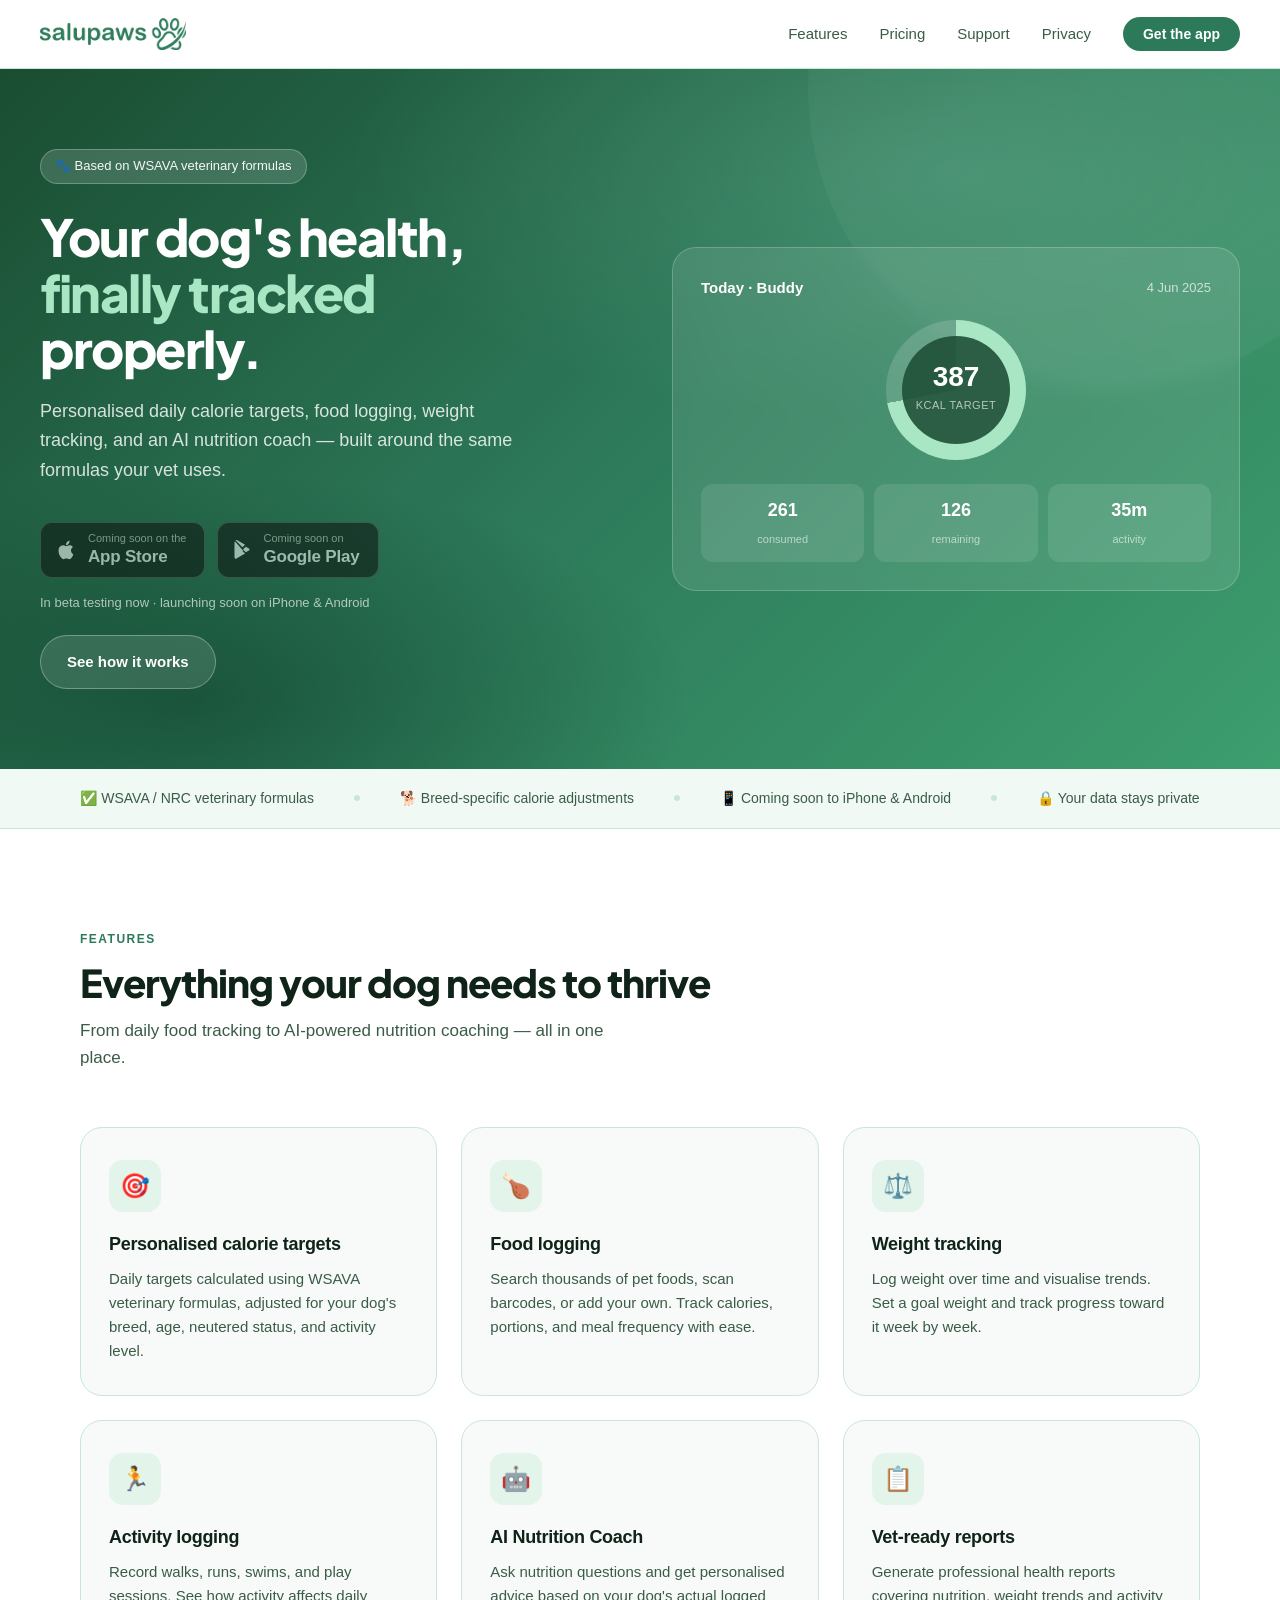
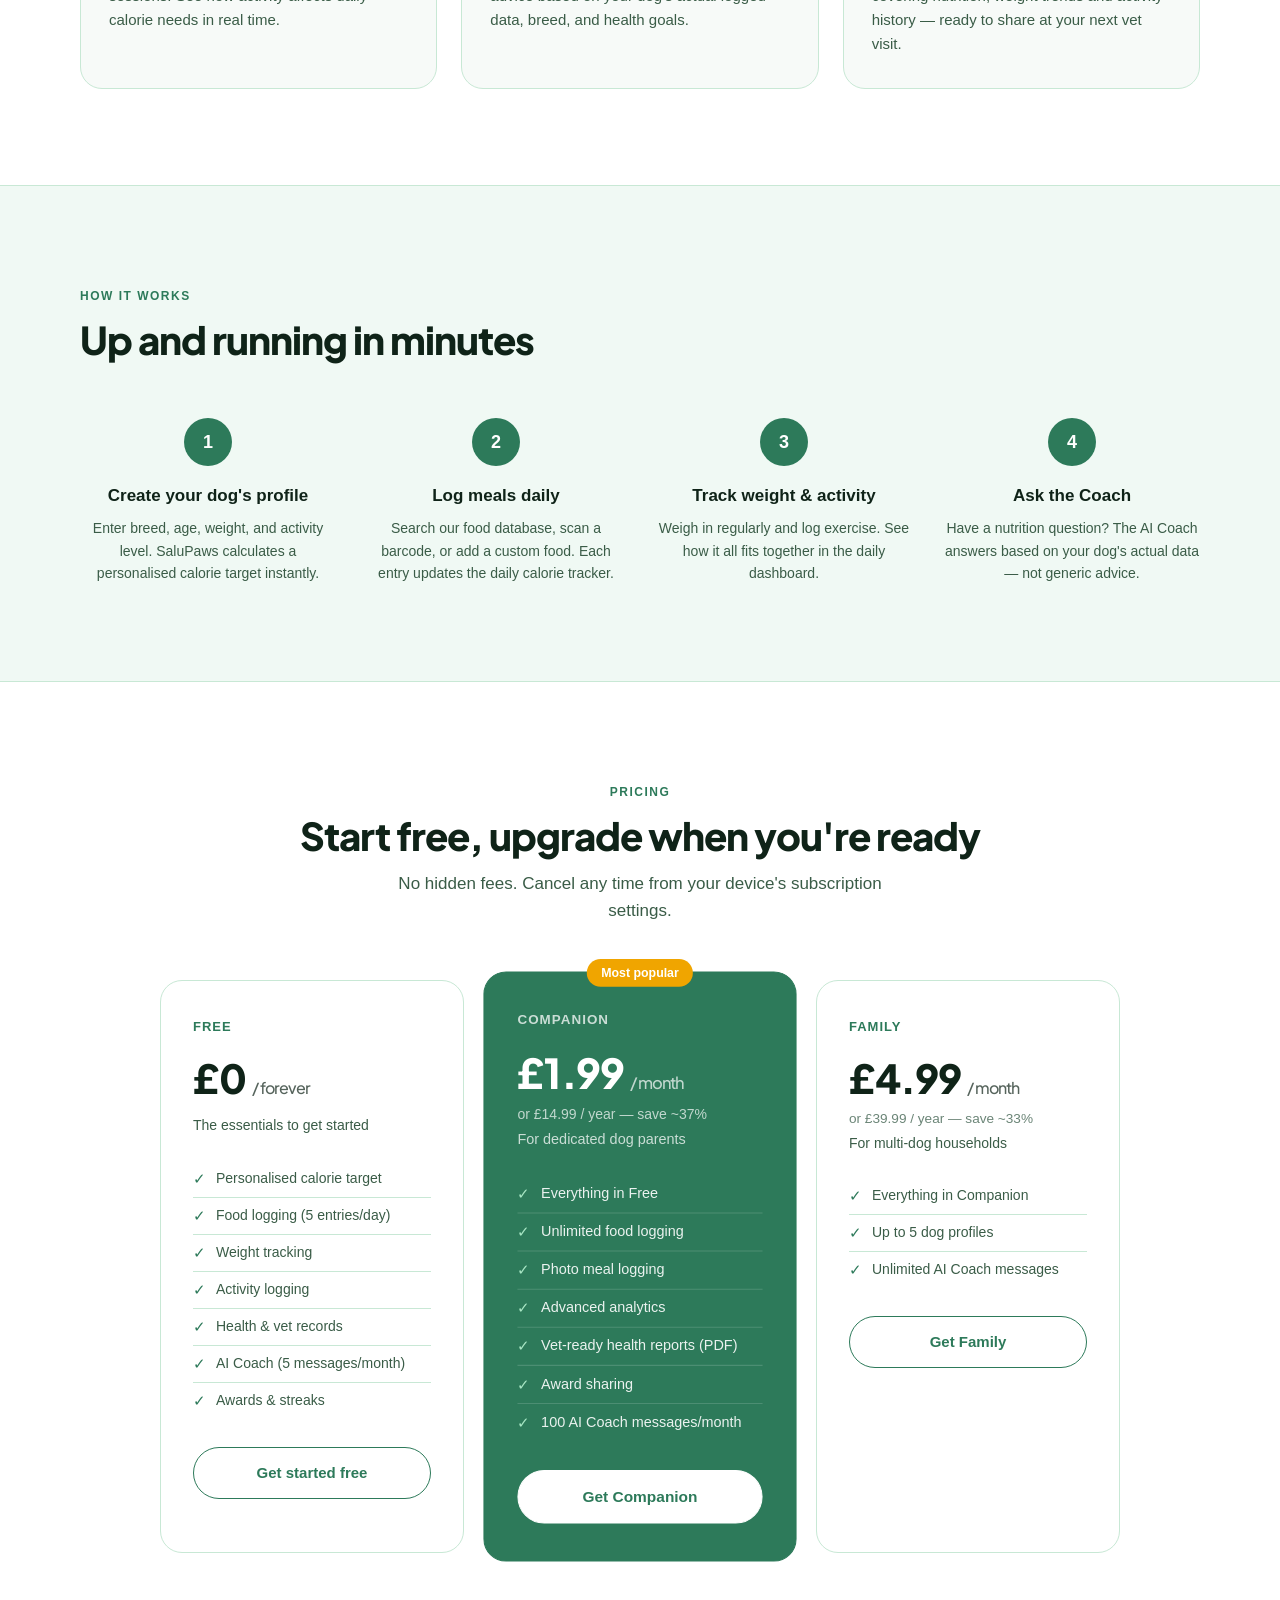
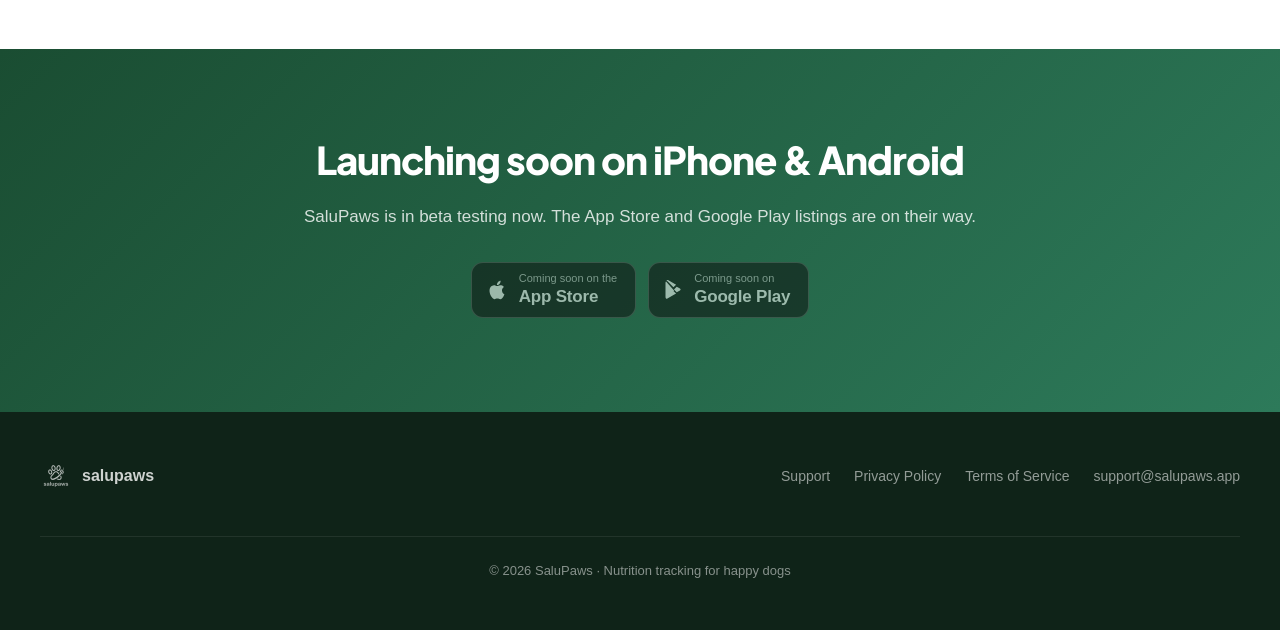
<file: index.html>
<!DOCTYPE html>
<html lang="en">
<head>
  <meta charset="UTF-8">
  <meta name="viewport" content="width=device-width, initial-scale=1.0">
  <title>SaluPaws — Nutrition tracking for happy dogs</title>
  <meta name="description" content="Track your dog's nutrition, weight, and activity. Personalised calorie targets based on veterinary formulas. Coming soon to iPhone and Android.">
  <link rel="canonical" href="https://salupaws.app/">

  <!-- Social cards -->
  <meta property="og:type" content="website">
  <meta property="og:site_name" content="SaluPaws">
  <meta property="og:title" content="SaluPaws — Nutrition tracking for happy dogs">
  <meta property="og:description" content="Personalised calorie targets, food logging, weight tracking and an AI nutrition coach for your dog. Coming soon to iPhone and Android.">
  <meta property="og:url" content="https://salupaws.app/">
  <meta property="og:image" content="https://salupaws.app/assets/SQlogo.png">
  <meta name="twitter:card" content="summary">
  <meta name="twitter:title" content="SaluPaws — Nutrition tracking for happy dogs">
  <meta name="twitter:description" content="Personalised calorie targets, food logging, weight tracking and an AI nutrition coach for your dog.">
  <meta name="twitter:image" content="https://salupaws.app/assets/SQlogo.png">

  <script type="application/ld+json">
  {
    "@context": "https://schema.org",
    "@type": "MobileApplication",
    "name": "SaluPaws",
    "operatingSystem": "iOS, Android",
    "applicationCategory": "HealthApplication",
    "description": "Dog nutrition, weight and activity tracking with personalised calorie targets based on WSAVA veterinary formulas.",
    "offers": { "@type": "Offer", "price": "0", "priceCurrency": "GBP" }
  }
  </script>

  <link rel="icon" href="/assets/SQlogo.png">
  <link rel="apple-touch-icon" href="/assets/SQlogo.png">
  <link rel="preconnect" href="https://fonts.googleapis.com">
  <link rel="preconnect" href="https://fonts.gstatic.com" crossorigin>
  <link href="https://fonts.googleapis.com/css2?family=Plus+Jakarta+Sans:wght@600;700;800&display=swap" rel="stylesheet">
  <link rel="stylesheet" href="styles.css">
</head>
<body>

  <nav>
    <div class="nav-inner">
      <a class="nav-logo" href="/">
        <img src="/assets/REClogo.png" alt="SaluPaws">
      </a>
      <ul class="nav-links" id="nav-links">
        <li><a href="#features" onclick="closeMenu()">Features</a></li>
        <li><a href="#pricing" onclick="closeMenu()">Pricing</a></li>
        <li><a href="/support.html" onclick="closeMenu()">Support</a></li>
        <li><a href="/privacy.html" onclick="closeMenu()">Privacy</a></li>
        <li><a class="nav-cta" href="#download" onclick="closeMenu()">Get the app</a></li>
      </ul>
      <button type="button" class="hamburger" id="hamburger" onclick="toggleMenu()" aria-label="Open menu">
        <span></span><span></span><span></span>
      </button>
    </div>
  </nav>

  <!-- Hero -->
  <section class="hero">
    <div class="hero-inner">
      <div class="hero-text">
        <div class="hero-badge">🐾 Based on WSAVA veterinary formulas</div>
        <h1>Your dog's health,<br><em>finally tracked</em><br>properly.</h1>
        <p>Personalised daily calorie targets, food logging, weight tracking, and an AI nutrition coach — built around the same formulas your vet uses.</p>
        <div class="store-badges">
          <span class="store-badge disabled" aria-disabled="true" title="Coming soon to the App Store">
            <svg width="22" height="22" viewBox="0 0 24 24" fill="currentColor" aria-hidden="true"><path d="M18.71 19.5c-.83 1.24-1.71 2.45-3.05 2.47-1.34.03-1.77-.79-3.29-.79-1.53 0-2 .77-3.27.82-1.31.05-2.3-1.32-3.14-2.53C4.25 17 2.94 12.45 4.7 9.39c.87-1.52 2.43-2.48 4.12-2.51 1.28-.02 2.5.87 3.29.87.78 0 2.26-1.07 3.8-.91.65.03 2.47.26 3.64 1.98-.09.06-2.17 1.28-2.15 3.81.03 3.02 2.65 4.03 2.68 4.04-.03.07-.42 1.44-1.38 2.83M13 3.5c.73-.83 1.94-1.46 2.94-1.5.13 1.17-.34 2.35-1.04 3.19-.69.85-1.83 1.51-2.95 1.42-.15-1.15.41-2.35 1.05-3.11z"/></svg>
            <span class="store-badge-text"><small>Coming soon on the</small><strong>App Store</strong></span>
          </span>
          <span class="store-badge disabled" aria-disabled="true" title="Coming soon to Google Play">
            <svg width="20" height="20" viewBox="0 0 24 24" fill="currentColor" aria-hidden="true"><path d="M3.6 1.8c-.4.4-.6 1-.6 1.7v17c0 .7.2 1.3.6 1.7l.1.1 9.5-9.5v-.2L3.7 1.7l-.1.1zm12.8 12.9l-3.2-3.2v-.2l3.2-3.2.1 0 3.8 2.2c1.1.6 1.1 1.6 0 2.2l-3.8 2.2h-.1zm-3.9-3.3L3.6 22.3c.4.4 1 .4 1.7 0l10.4-6-3.2-3.2v.3zm0-2.6l3.2-3.2-10.4-6c-.7-.4-1.3-.3-1.7 0l8.9 9.2z"/></svg>
            <span class="store-badge-text"><small>Coming soon on</small><strong>Google Play</strong></span>
          </span>
        </div>
        <p class="hero-note">In beta testing now · launching soon on iPhone &amp; Android</p>
        <div class="btn-group">
          <a class="btn btn-ghost" href="#features">See how it works</a>
        </div>
      </div>

      <div class="hero-visual">
        <div class="app-preview">
          <div class="preview-header">
            <strong>Today · Buddy</strong>
            <span>4 Jun 2025</span>
          </div>
          <div class="preview-ring">
            <div class="preview-ring-text">
              <span class="cal">387</span>
              <span class="label">kcal target</span>
            </div>
          </div>
          <div class="preview-stats">
            <div class="preview-stat">
              <span class="val">261</span>
              <span class="lbl">consumed</span>
            </div>
            <div class="preview-stat">
              <span class="val">126</span>
              <span class="lbl">remaining</span>
            </div>
            <div class="preview-stat">
              <span class="val">35m</span>
              <span class="lbl">activity</span>
            </div>
          </div>
        </div>
      </div>
    </div>
  </section>

  <!-- Trust bar -->
  <div class="trust-bar">
    <div class="trust-inner">
      <div class="trust-item">✅ WSAVA / NRC veterinary formulas</div>
      <div class="trust-dot"></div>
      <div class="trust-item">🐕 Breed-specific calorie adjustments</div>
      <div class="trust-dot"></div>
      <div class="trust-item">📱 Coming soon to iPhone &amp; Android</div>
      <div class="trust-dot"></div>
      <div class="trust-item">🔒 Your data stays private</div>
    </div>
  </div>

  <!-- Features -->
  <section class="features" id="features">
    <div class="container">
      <div class="features-header">
        <span class="section-label">Features</span>
        <h2 class="section-title">Everything your dog needs to thrive</h2>
        <p class="section-sub">From daily food tracking to AI-powered nutrition coaching — all in one place.</p>
      </div>
      <div class="features-grid">
        <div class="feature-card reveal">
          <div class="feature-icon">🎯</div>
          <h3>Personalised calorie targets</h3>
          <p>Daily targets calculated using WSAVA veterinary formulas, adjusted for your dog's breed, age, neutered status, and activity level.</p>
        </div>
        <div class="feature-card reveal">
          <div class="feature-icon">🍗</div>
          <h3>Food logging</h3>
          <p>Search thousands of pet foods, scan barcodes, or add your own. Track calories, portions, and meal frequency with ease.</p>
        </div>
        <div class="feature-card reveal">
          <div class="feature-icon">⚖️</div>
          <h3>Weight tracking</h3>
          <p>Log weight over time and visualise trends. Set a goal weight and track progress toward it week by week.</p>
        </div>
        <div class="feature-card reveal">
          <div class="feature-icon">🏃</div>
          <h3>Activity logging</h3>
          <p>Record walks, runs, swims, and play sessions. See how activity affects daily calorie needs in real time.</p>
        </div>
        <div class="feature-card reveal">
          <div class="feature-icon">🤖</div>
          <h3>AI Nutrition Coach</h3>
          <p>Ask nutrition questions and get personalised advice based on your dog's actual logged data, breed, and health goals.</p>
        </div>
        <div class="feature-card reveal">
          <div class="feature-icon">📋</div>
          <h3>Vet-ready reports</h3>
          <p>Generate professional health reports covering nutrition, weight trends and activity history — ready to share at your next vet visit.</p>
        </div>
      </div>
    </div>
  </section>

  <!-- How it works -->
  <section class="how-it-works">
    <div class="container">
      <span class="section-label">How it works</span>
      <h2 class="section-title">Up and running in minutes</h2>
      <div class="steps">
        <div class="step reveal">
          <div class="step-num">1</div>
          <div class="step-content">
            <h3>Create your dog's profile</h3>
            <p>Enter breed, age, weight, and activity level. SaluPaws calculates a personalised calorie target instantly.</p>
          </div>
        </div>
        <div class="step reveal">
          <div class="step-num">2</div>
          <div class="step-content">
            <h3>Log meals daily</h3>
            <p>Search our food database, scan a barcode, or add a custom food. Each entry updates the daily calorie tracker.</p>
          </div>
        </div>
        <div class="step reveal">
          <div class="step-num">3</div>
          <div class="step-content">
            <h3>Track weight &amp; activity</h3>
            <p>Weigh in regularly and log exercise. See how it all fits together in the daily dashboard.</p>
          </div>
        </div>
        <div class="step reveal">
          <div class="step-num">4</div>
          <div class="step-content">
            <h3>Ask the Coach</h3>
            <p>Have a nutrition question? The AI Coach answers based on your dog's actual data — not generic advice.</p>
          </div>
        </div>
      </div>
    </div>
  </section>

  <!-- Pricing -->
  <section class="pricing" id="pricing">
    <div class="container">
      <div class="section-header-center">
        <span class="section-label">Pricing</span>
        <h2 class="section-title">Start free, upgrade when you're ready</h2>
        <p class="section-sub section-sub-center">No hidden fees. Cancel any time from your device's subscription settings.</p>
      </div>
      <div class="pricing-grid">

        <div class="price-card reveal">
          <div class="price-tier">Free</div>
          <div class="price-amount">£0 <span>/ forever</span></div>
          <div class="price-desc">The essentials to get started</div>
          <ul class="price-features">
            <li><span class="check">✓</span> Personalised calorie target</li>
            <li><span class="check">✓</span> Food logging (5 entries/day)</li>
            <li><span class="check">✓</span> Weight tracking</li>
            <li><span class="check">✓</span> Activity logging</li>
            <li><span class="check">✓</span> Health &amp; vet records</li>
            <li><span class="check">✓</span> AI Coach (5 messages/month)</li>
            <li><span class="check">✓</span> Awards &amp; streaks</li>
          </ul>
          <a class="price-btn" href="#download">Get started free</a>
        </div>

        <div class="price-card featured reveal">
          <div class="price-badge">Most popular</div>
          <div class="price-tier">Companion</div>
          <div class="price-amount">£1.99 <span>/ month</span></div>
          <div class="price-annual">or £14.99 / year — save ~37%</div>
          <div class="price-desc">For dedicated dog parents</div>
          <ul class="price-features">
            <li><span class="check">✓</span> Everything in Free</li>
            <li><span class="check">✓</span> Unlimited food logging</li>
            <li><span class="check">✓</span> Photo meal logging</li>
            <li><span class="check">✓</span> Advanced analytics</li>
            <li><span class="check">✓</span> Vet-ready health reports (PDF)</li>
            <li><span class="check">✓</span> Award sharing</li>
            <li><span class="check">✓</span> 100 AI Coach messages/month</li>
          </ul>
          <a class="price-btn" href="#download">Get Companion</a>
        </div>

        <div class="price-card reveal">
          <div class="price-tier">Family</div>
          <div class="price-amount">£4.99 <span>/ month</span></div>
          <div class="price-annual">or £39.99 / year — save ~33%</div>
          <div class="price-desc">For multi-dog households</div>
          <ul class="price-features">
            <li><span class="check">✓</span> Everything in Companion</li>
            <li><span class="check">✓</span> Up to 5 dog profiles</li>
            <li><span class="check">✓</span> Unlimited AI Coach messages</li>
          </ul>
          <a class="price-btn" href="#download">Get Family</a>
        </div>

      </div>
    </div>
  </section>

  <!-- CTA -->
  <section class="cta-strip" id="download">
    <h2>Launching soon on iPhone &amp; Android</h2>
    <p>SaluPaws is in beta testing now. The App Store and Google Play listings are on their way.</p>
    <div class="store-badges store-badges-center">
      <span class="store-badge disabled" aria-disabled="true" title="Coming soon to the App Store">
        <svg width="22" height="22" viewBox="0 0 24 24" fill="currentColor" aria-hidden="true"><path d="M18.71 19.5c-.83 1.24-1.71 2.45-3.05 2.47-1.34.03-1.77-.79-3.29-.79-1.53 0-2 .77-3.27.82-1.31.05-2.3-1.32-3.14-2.53C4.25 17 2.94 12.45 4.7 9.39c.87-1.52 2.43-2.48 4.12-2.51 1.28-.02 2.5.87 3.29.87.78 0 2.26-1.07 3.8-.91.65.03 2.47.26 3.64 1.98-.09.06-2.17 1.28-2.15 3.81.03 3.02 2.65 4.03 2.68 4.04-.03.07-.42 1.44-1.38 2.83M13 3.5c.73-.83 1.94-1.46 2.94-1.5.13 1.17-.34 2.35-1.04 3.19-.69.85-1.83 1.51-2.95 1.42-.15-1.15.41-2.35 1.05-3.11z"/></svg>
        <span class="store-badge-text"><small>Coming soon on the</small><strong>App Store</strong></span>
      </span>
      <span class="store-badge disabled" aria-disabled="true" title="Coming soon to Google Play">
        <svg width="20" height="20" viewBox="0 0 24 24" fill="currentColor" aria-hidden="true"><path d="M3.6 1.8c-.4.4-.6 1-.6 1.7v17c0 .7.2 1.3.6 1.7l.1.1 9.5-9.5v-.2L3.7 1.7l-.1.1zm12.8 12.9l-3.2-3.2v-.2l3.2-3.2.1 0 3.8 2.2c1.1.6 1.1 1.6 0 2.2l-3.8 2.2h-.1zm-3.9-3.3L3.6 22.3c.4.4 1 .4 1.7 0l10.4-6-3.2-3.2v.3zm0-2.6l3.2-3.2-10.4-6c-.7-.4-1.3-.3-1.7 0l8.9 9.2z"/></svg>
        <span class="store-badge-text"><small>Coming soon on</small><strong>Google Play</strong></span>
      </span>
    </div>
  </section>

  <footer>
    <div class="footer-inner">
      <div class="footer-logo">
        <img src="/assets/SQlogo.png" alt="SaluPaws">
        <span>salupaws</span>
      </div>
      <div class="footer-links">
        <a href="/support.html">Support</a>
        <a href="/privacy.html">Privacy Policy</a>
        <a href="/terms.html">Terms of Service</a>
        <a href="mailto:support@salupaws.app">support@salupaws.app</a>
      </div>
      <div class="footer-copy">© 2026 SaluPaws · Nutrition tracking for happy dogs</div>
    </div>
  </footer>

  <script>
    function toggleMenu() {
      const links = document.getElementById('nav-links');
      const btn = document.getElementById('hamburger');
      links.classList.toggle('open');
      btn.classList.toggle('active');
    }
    function closeMenu() {
      document.getElementById('nav-links').classList.remove('open');
      document.getElementById('hamburger').classList.remove('active');
    }

    // Scroll-reveal: fade sections up as they enter the viewport.
    if ('IntersectionObserver' in window) {
      const io = new IntersectionObserver((entries) => {
        entries.forEach((e) => {
          if (e.isIntersecting) { e.target.classList.add('visible'); io.unobserve(e.target); }
        });
      }, { threshold: 0.15 });
      document.querySelectorAll('.reveal').forEach((el) => io.observe(el));
    } else {
      document.querySelectorAll('.reveal').forEach((el) => el.classList.add('visible'));
    }
  </script>
</body>
</html>
</file>
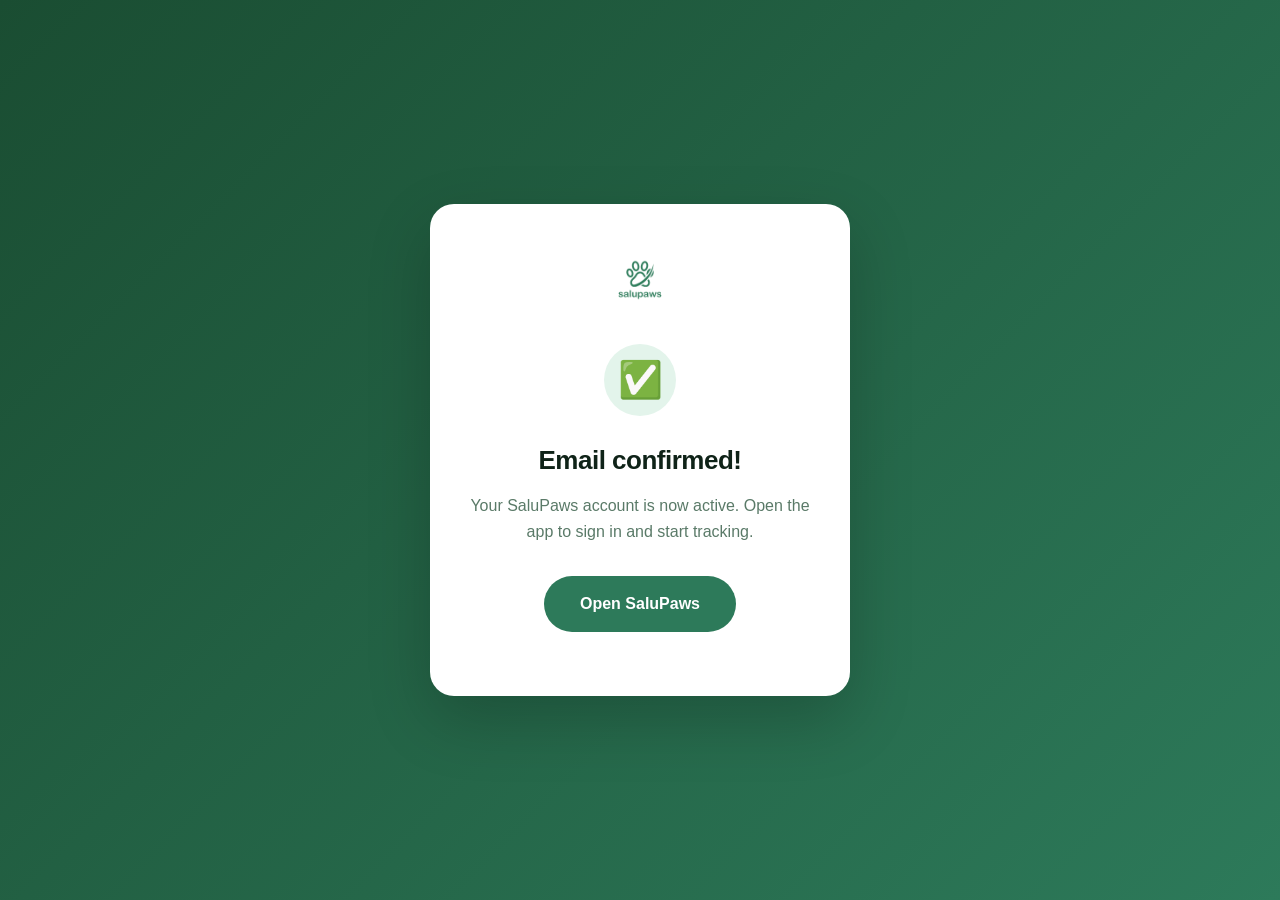
<file: confirmed.html>
<!DOCTYPE html>
<html lang="en">
<head>
  <meta charset="UTF-8">
  <meta name="viewport" content="width=device-width, initial-scale=1.0">
  <title>Email Confirmed — SaluPaws</title>
  <link rel="icon" href="/assets/SQlogo.png">
  <link rel="stylesheet" href="styles.css">
  <style>
    .confirm-wrap {
      min-height: 100vh;
      display: flex;
      align-items: center;
      justify-content: center;
      background: linear-gradient(135deg, #1a4d32 0%, #2D7A5A 100%);
      padding: 24px;
    }
    .confirm-card {
      background: #ffffff;
      border-radius: 24px;
      padding: 48px 40px;
      max-width: 420px;
      width: 100%;
      text-align: center;
      box-shadow: 0 24px 64px rgba(0,0,0,0.2);
    }
    .confirm-icon {
      width: 72px;
      height: 72px;
      background: #e3f4eb;
      border-radius: 50%;
      display: flex;
      align-items: center;
      justify-content: center;
      margin: 0 auto 24px;
      font-size: 36px;
    }
    .confirm-card h1 {
      font-size: 26px;
      font-weight: 800;
      color: #0f2318;
      margin-bottom: 12px;
      letter-spacing: -0.5px;
    }
    .confirm-card p {
      font-size: 16px;
      color: #5a7a68;
      line-height: 1.6;
      margin-bottom: 32px;
    }
    .open-btn {
      display: inline-block;
      background: #2D7A5A;
      color: #ffffff;
      font-size: 16px;
      font-weight: 600;
      padding: 15px 36px;
      border-radius: 50px;
      text-decoration: none;
      margin-bottom: 16px;
      transition: background .15s;
    }
    .open-btn:hover { background: #1f5c42; text-decoration: none; }
    .fallback {
      font-size: 13px;
      color: #8aaa98;
      margin-top: 20px;
      line-height: 1.6;
    }
    .logo-wrap {
      margin-bottom: 28px;
    }
    .logo-wrap img { height: 56px; width: auto; }
  </style>
</head>
<body>
  <div class="confirm-wrap">
    <div class="confirm-card">
      <div class="logo-wrap">
        <img src="/assets/SQlogo.png" alt="SaluPaws">
      </div>
      <div class="confirm-icon">✅</div>
      <h1>Email confirmed!</h1>
      <p>Your SaluPaws account is now active. Open the app to sign in and start tracking.</p>
      <a class="open-btn" href="salupaws://" id="open-app">Open SaluPaws</a>
      <p class="fallback" id="fallback" style="display:none;">
        If the app didn't open, make sure SaluPaws is installed on your device, then open it and sign in.
      </p>
    </div>
  </div>

  <script>
    // Show fallback message after 2.5s if app doesn't open
    setTimeout(function() {
      document.getElementById('fallback').style.display = 'block';
    }, 2500);
  </script>
</body>
</html>
</file>
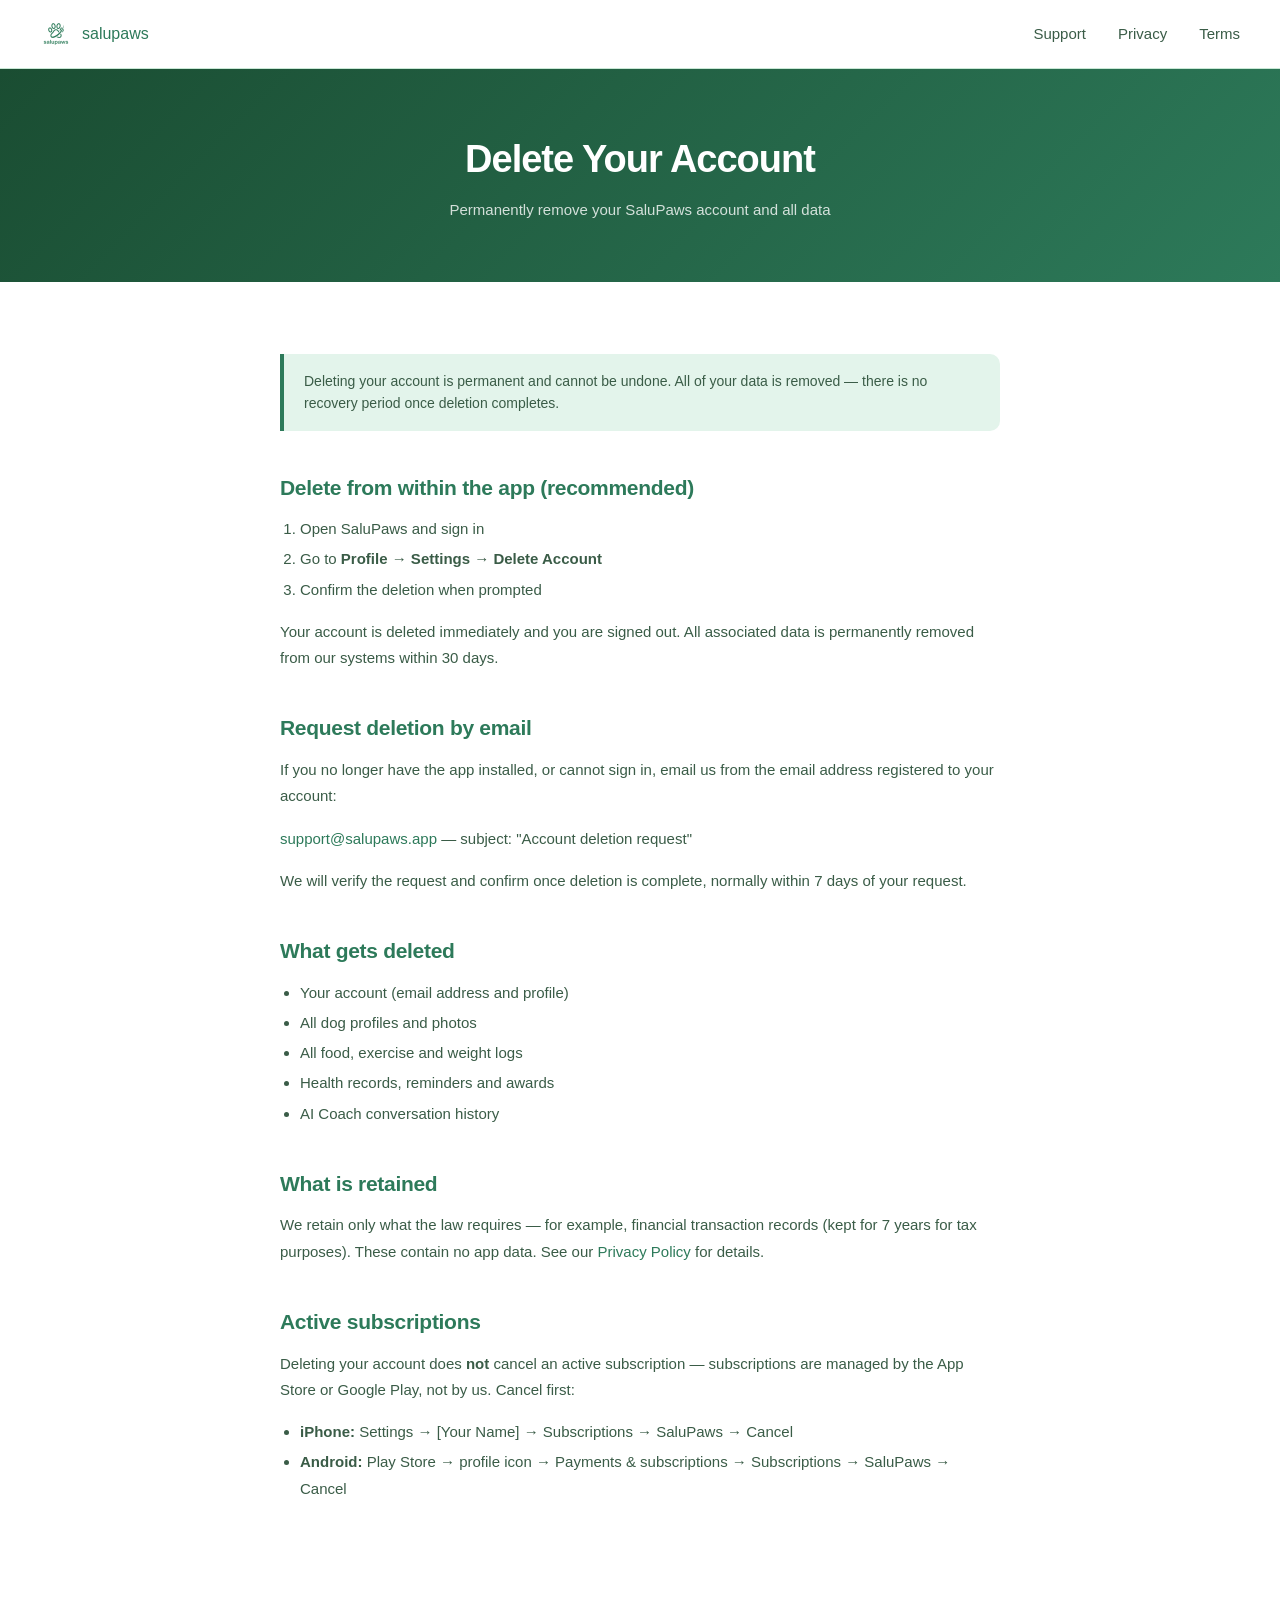
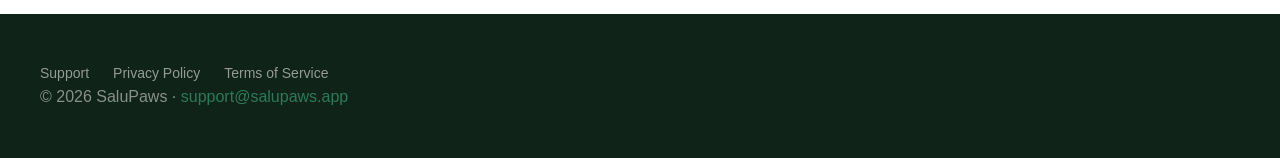
<file: delete-account.html>
<!DOCTYPE html>
<html lang="en">
<head>
  <meta charset="UTF-8">
  <meta name="viewport" content="width=device-width, initial-scale=1.0">
  <title>Delete Your Account — SaluPaws</title>
  <meta name="description" content="How to permanently delete your SaluPaws account and all associated data, from the app or by email request.">
  <link rel="canonical" href="https://salupaws.app/delete-account.html">
  <link rel="icon" href="/assets/SQlogo.png">
  <link rel="stylesheet" href="styles.css">
</head>
<body>

  <nav>
    <div class="nav-inner">
      <a class="nav-logo" href="/">
        <img src="/assets/SQlogo.png" alt="SaluPaws">
        <span>salupaws</span>
      </a>
      <ul class="nav-links">
        <li><a href="/support.html">Support</a></li>
        <li><a href="/privacy.html">Privacy</a></li>
        <li><a href="/terms.html">Terms</a></li>
      </ul>
    </div>
  </nav>

  <div class="doc-hero">
    <h1>Delete Your Account</h1>
    <p>Permanently remove your SaluPaws account and all data</p>
  </div>

  <div class="doc-body">

    <div class="notice">
      Deleting your account is permanent and cannot be undone. All of your data is removed — there is no recovery period once deletion completes.
    </div>

    <h2>Delete from within the app (recommended)</h2>
    <ol>
      <li>Open SaluPaws and sign in</li>
      <li>Go to <strong>Profile → Settings → Delete Account</strong></li>
      <li>Confirm the deletion when prompted</li>
    </ol>
    <p>Your account is deleted immediately and you are signed out. All associated data is permanently removed from our systems within 30 days.</p>

    <h2>Request deletion by email</h2>
    <p>If you no longer have the app installed, or cannot sign in, email us from the email address registered to your account:</p>
    <p><a href="mailto:support@salupaws.app?subject=Account%20deletion%20request">support@salupaws.app</a> — subject: "Account deletion request"</p>
    <p>We will verify the request and confirm once deletion is complete, normally within 7 days of your request.</p>

    <h2>What gets deleted</h2>
    <ul>
      <li>Your account (email address and profile)</li>
      <li>All dog profiles and photos</li>
      <li>All food, exercise and weight logs</li>
      <li>Health records, reminders and awards</li>
      <li>AI Coach conversation history</li>
    </ul>

    <h2>What is retained</h2>
    <p>We retain only what the law requires — for example, financial transaction records (kept for 7 years for tax purposes). These contain no app data. See our <a href="/privacy.html">Privacy Policy</a> for details.</p>

    <h2>Active subscriptions</h2>
    <p>Deleting your account does <strong>not</strong> cancel an active subscription — subscriptions are managed by the App Store or Google Play, not by us. Cancel first:</p>
    <ul>
      <li><strong>iPhone:</strong> Settings → [Your Name] → Subscriptions → SaluPaws → Cancel</li>
      <li><strong>Android:</strong> Play Store → profile icon → Payments &amp; subscriptions → Subscriptions → SaluPaws → Cancel</li>
    </ul>

  </div>

  <footer>
    <div class="footer-links">
      <a href="/support.html">Support</a>
      <a href="/privacy.html">Privacy Policy</a>
      <a href="/terms.html">Terms of Service</a>
    </div>
    <p>© 2026 SaluPaws · <a href="mailto:support@salupaws.app">support@salupaws.app</a></p>
  </footer>

</body>
</html>
</file>
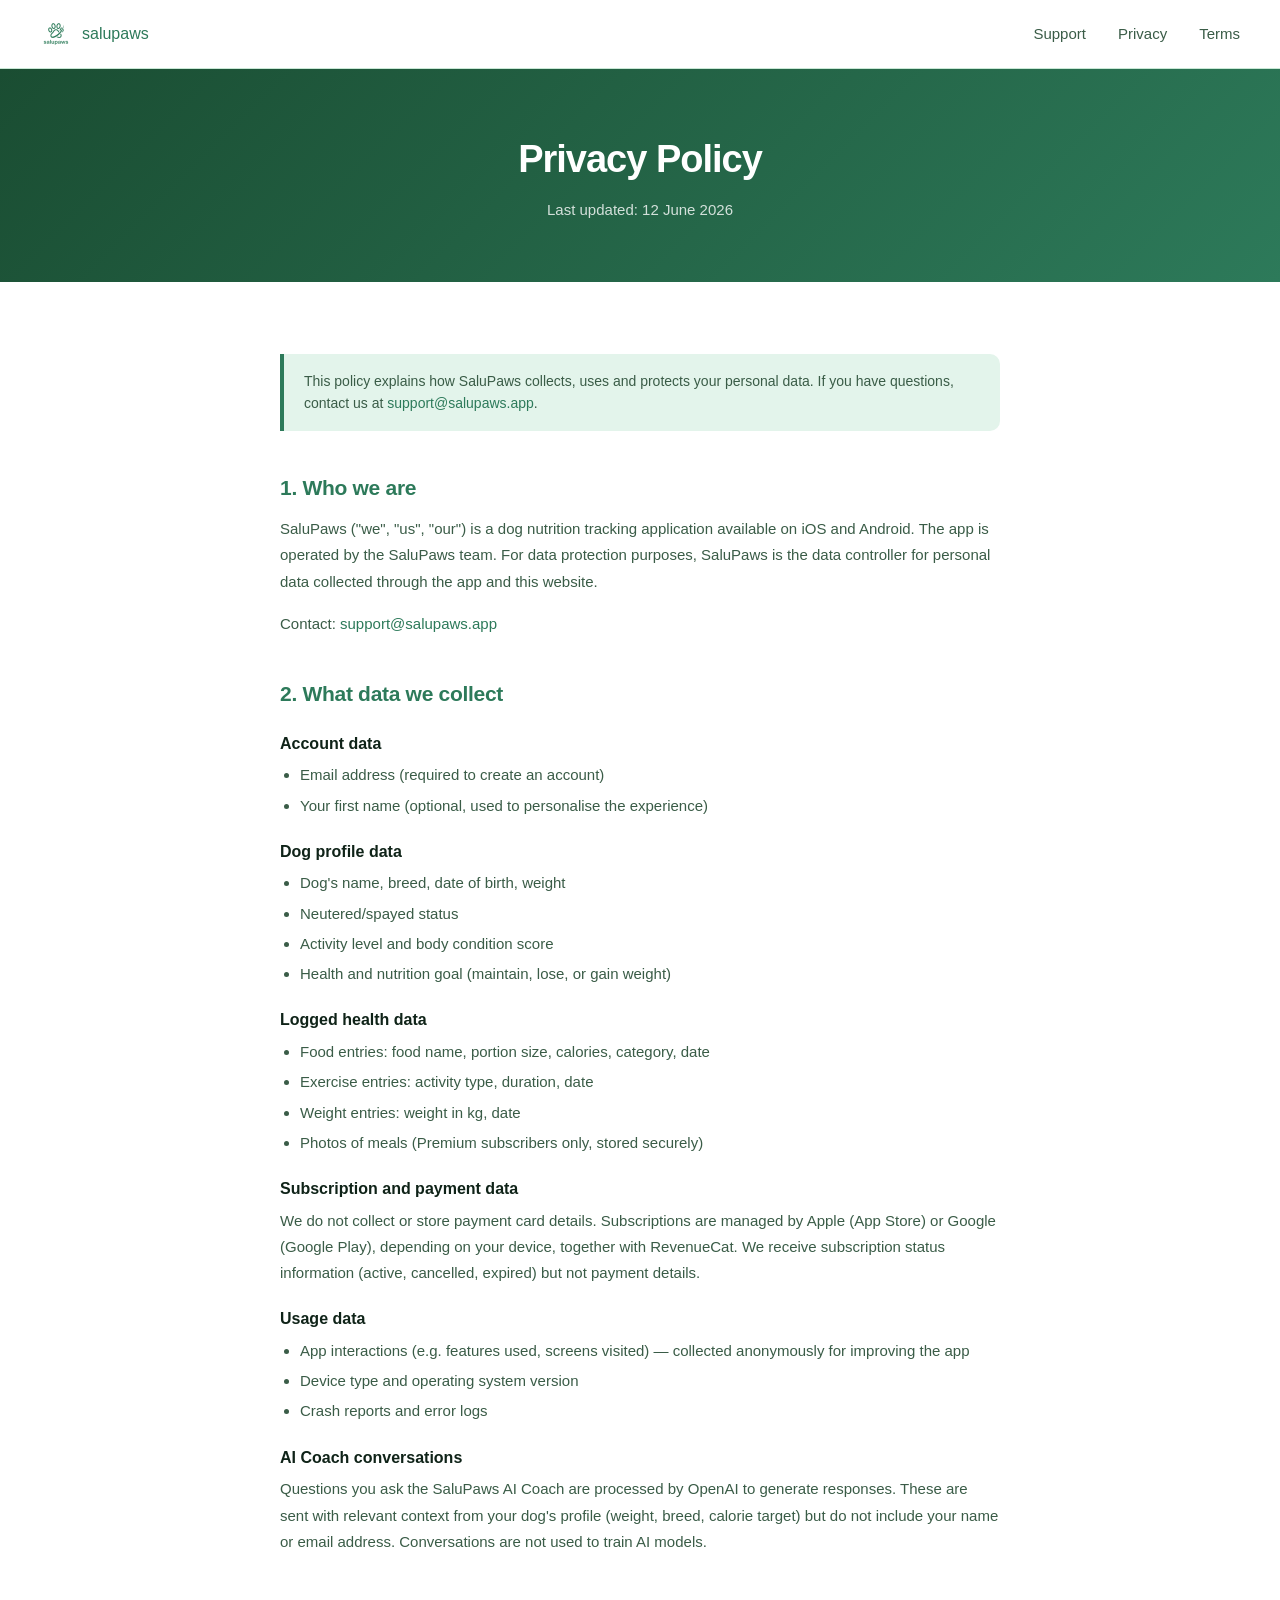
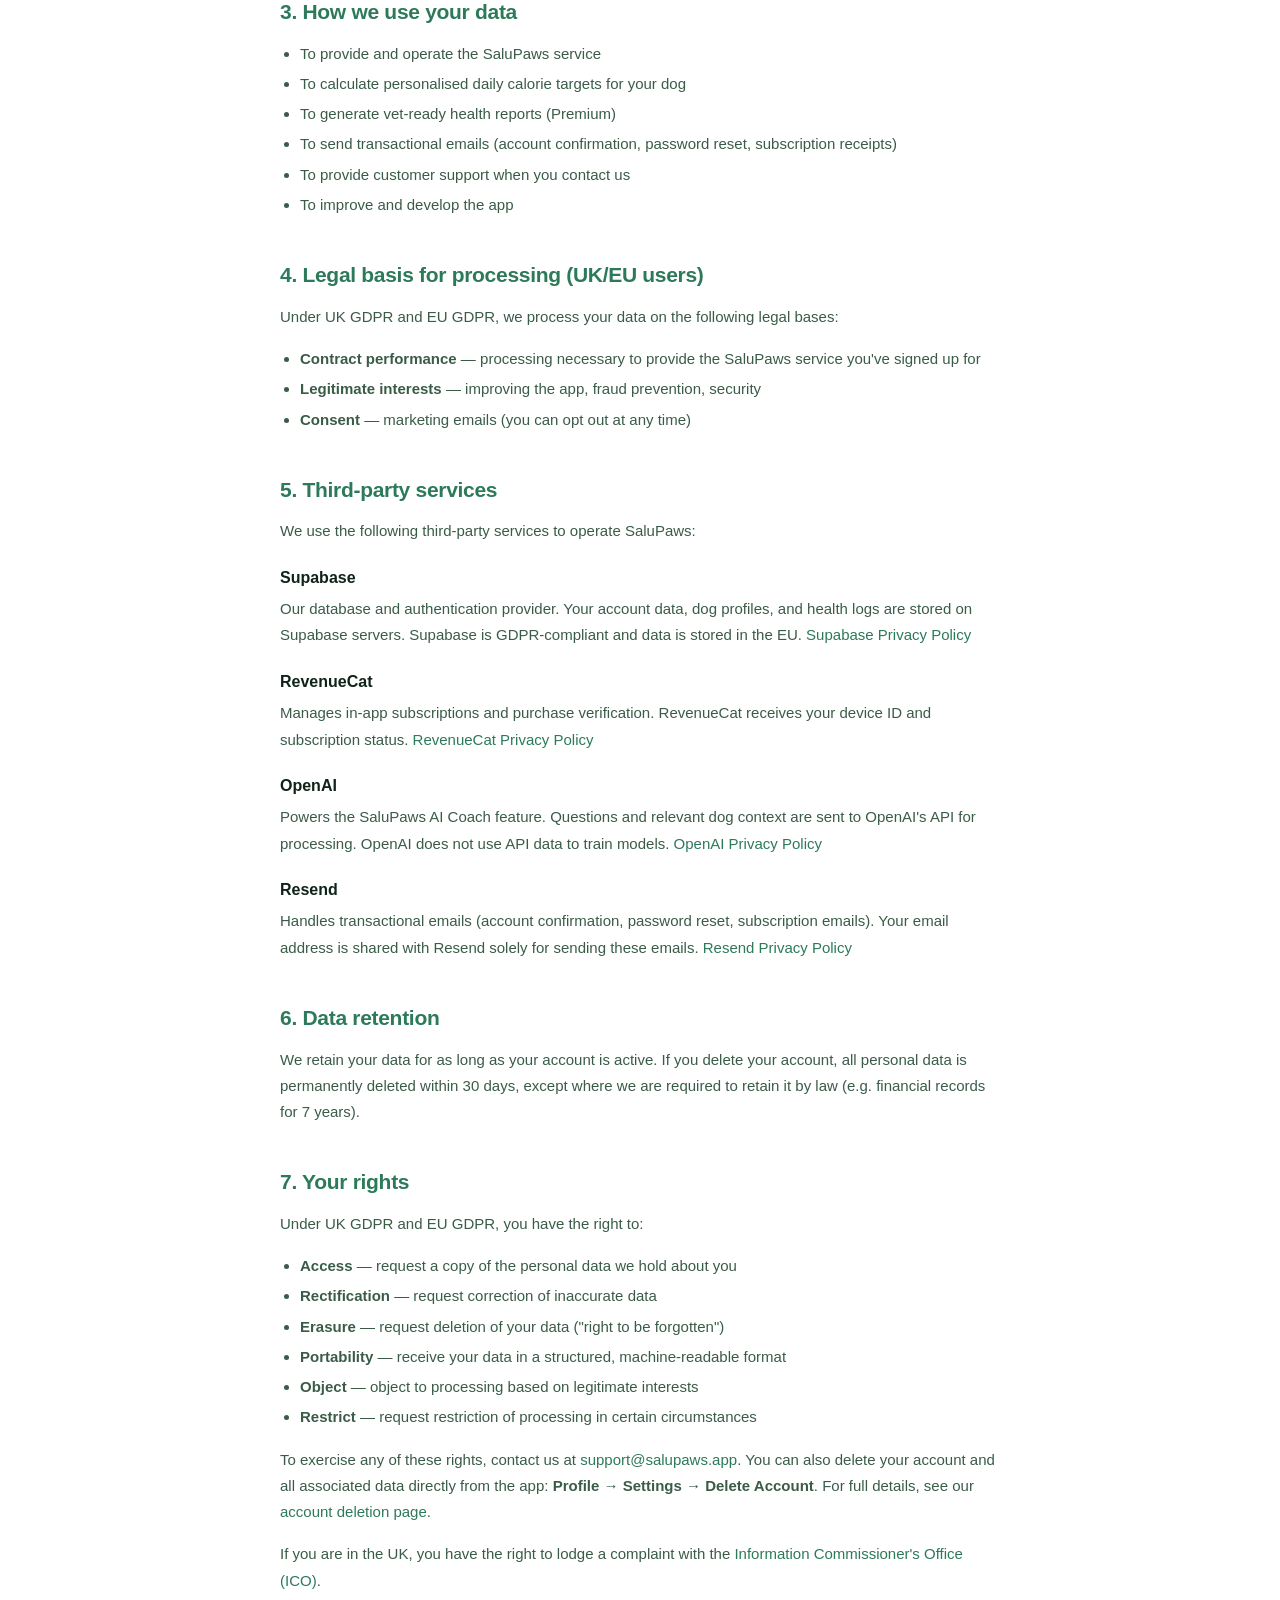
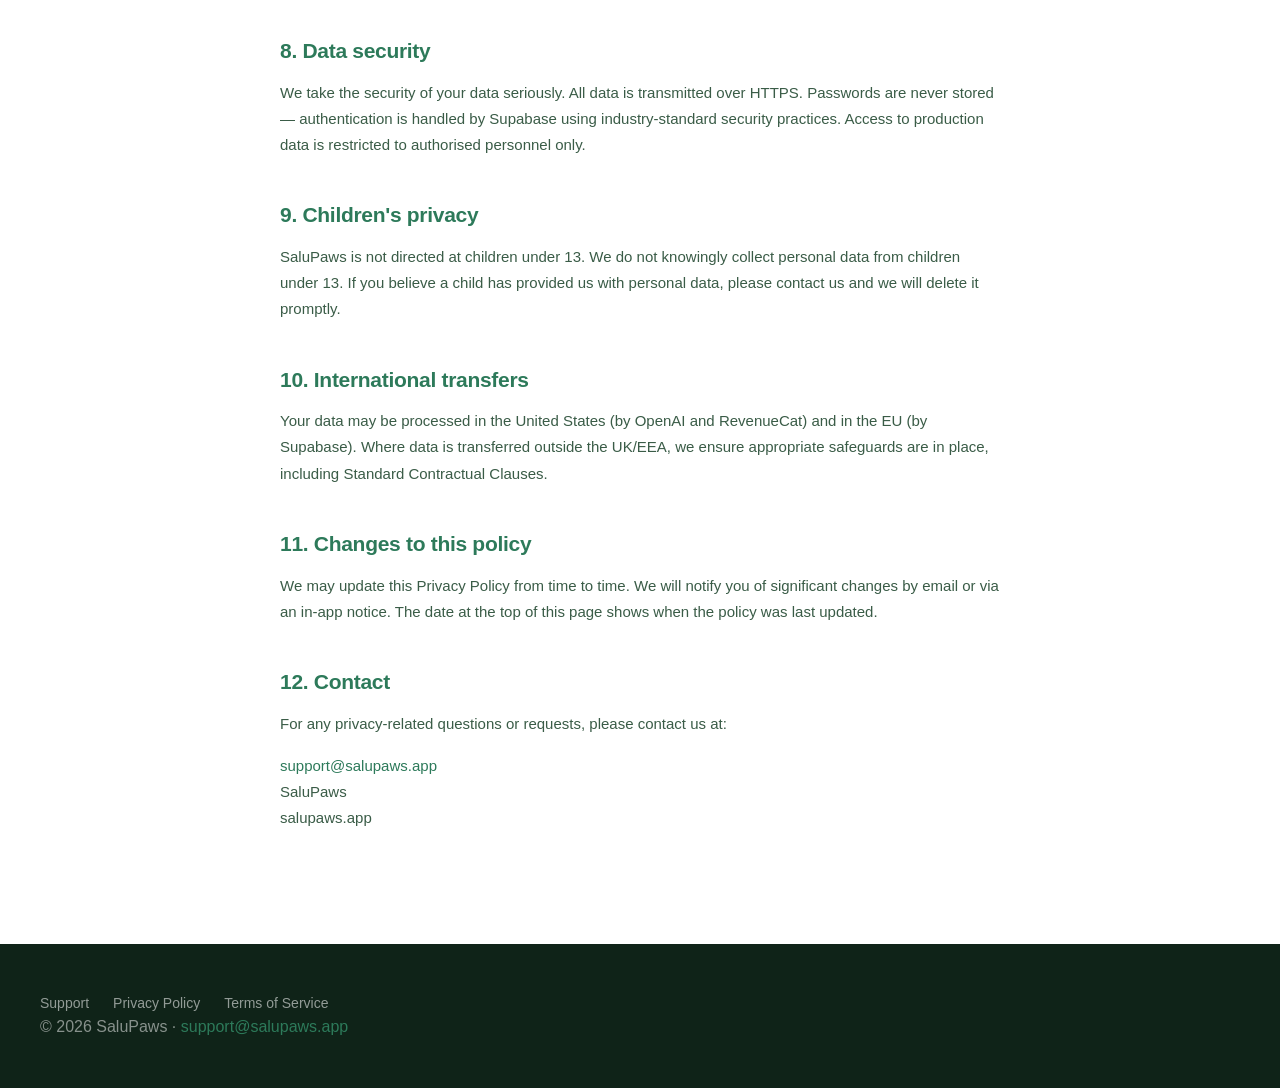
<file: privacy.html>
<!DOCTYPE html>
<html lang="en">
<head>
  <meta charset="UTF-8">
  <meta name="viewport" content="width=device-width, initial-scale=1.0">
  <title>Privacy Policy — SaluPaws</title>
  <link rel="icon" href="/assets/SQlogo.png">
  <link rel="stylesheet" href="styles.css">
</head>
<body>

  <nav>
    <div class="nav-inner">
      <a class="nav-logo" href="/">
        <img src="/assets/SQlogo.png" alt="SaluPaws">
        <span>salupaws</span>
      </a>
      <ul class="nav-links">
        <li><a href="/support.html">Support</a></li>
        <li><a href="/privacy.html">Privacy</a></li>
        <li><a href="/terms.html">Terms</a></li>
      </ul>
    </div>
  </nav>

  <div class="doc-hero">
    <h1>Privacy Policy</h1>
    <p>Last updated: 12 June 2026</p>
  </div>

  <div class="doc-body">

    <div class="notice">
      This policy explains how SaluPaws collects, uses and protects your personal data. If you have questions, contact us at <a href="mailto:support@salupaws.app">support@salupaws.app</a>.
    </div>

    <h2>1. Who we are</h2>
    <p>SaluPaws ("we", "us", "our") is a dog nutrition tracking application available on iOS and Android. The app is operated by the SaluPaws team. For data protection purposes, SaluPaws is the data controller for personal data collected through the app and this website.</p>
    <p>Contact: <a href="mailto:support@salupaws.app">support@salupaws.app</a></p>

    <h2>2. What data we collect</h2>

    <h3>Account data</h3>
    <ul>
      <li>Email address (required to create an account)</li>
      <li>Your first name (optional, used to personalise the experience)</li>
    </ul>

    <h3>Dog profile data</h3>
    <ul>
      <li>Dog's name, breed, date of birth, weight</li>
      <li>Neutered/spayed status</li>
      <li>Activity level and body condition score</li>
      <li>Health and nutrition goal (maintain, lose, or gain weight)</li>
    </ul>

    <h3>Logged health data</h3>
    <ul>
      <li>Food entries: food name, portion size, calories, category, date</li>
      <li>Exercise entries: activity type, duration, date</li>
      <li>Weight entries: weight in kg, date</li>
      <li>Photos of meals (Premium subscribers only, stored securely)</li>
    </ul>

    <h3>Subscription and payment data</h3>
    <p>We do not collect or store payment card details. Subscriptions are managed by Apple (App Store) or Google (Google Play), depending on your device, together with RevenueCat. We receive subscription status information (active, cancelled, expired) but not payment details.</p>

    <h3>Usage data</h3>
    <ul>
      <li>App interactions (e.g. features used, screens visited) — collected anonymously for improving the app</li>
      <li>Device type and operating system version</li>
      <li>Crash reports and error logs</li>
    </ul>

    <h3>AI Coach conversations</h3>
    <p>Questions you ask the SaluPaws AI Coach are processed by OpenAI to generate responses. These are sent with relevant context from your dog's profile (weight, breed, calorie target) but do not include your name or email address. Conversations are not used to train AI models.</p>

    <h2>3. How we use your data</h2>
    <ul>
      <li>To provide and operate the SaluPaws service</li>
      <li>To calculate personalised daily calorie targets for your dog</li>
      <li>To generate vet-ready health reports (Premium)</li>
      <li>To send transactional emails (account confirmation, password reset, subscription receipts)</li>
      <li>To provide customer support when you contact us</li>
      <li>To improve and develop the app</li>
    </ul>

    <h2>4. Legal basis for processing (UK/EU users)</h2>
    <p>Under UK GDPR and EU GDPR, we process your data on the following legal bases:</p>
    <ul>
      <li><strong>Contract performance</strong> — processing necessary to provide the SaluPaws service you've signed up for</li>
      <li><strong>Legitimate interests</strong> — improving the app, fraud prevention, security</li>
      <li><strong>Consent</strong> — marketing emails (you can opt out at any time)</li>
    </ul>

    <h2>5. Third-party services</h2>
    <p>We use the following third-party services to operate SaluPaws:</p>

    <h3>Supabase</h3>
    <p>Our database and authentication provider. Your account data, dog profiles, and health logs are stored on Supabase servers. Supabase is GDPR-compliant and data is stored in the EU. <a href="https://supabase.com/privacy" target="_blank" rel="noopener">Supabase Privacy Policy</a></p>

    <h3>RevenueCat</h3>
    <p>Manages in-app subscriptions and purchase verification. RevenueCat receives your device ID and subscription status. <a href="https://www.revenuecat.com/privacy" target="_blank" rel="noopener">RevenueCat Privacy Policy</a></p>

    <h3>OpenAI</h3>
    <p>Powers the SaluPaws AI Coach feature. Questions and relevant dog context are sent to OpenAI's API for processing. OpenAI does not use API data to train models. <a href="https://openai.com/privacy" target="_blank" rel="noopener">OpenAI Privacy Policy</a></p>

    <h3>Resend</h3>
    <p>Handles transactional emails (account confirmation, password reset, subscription emails). Your email address is shared with Resend solely for sending these emails. <a href="https://resend.com/legal/privacy-policy" target="_blank" rel="noopener">Resend Privacy Policy</a></p>

    <h2>6. Data retention</h2>
    <p>We retain your data for as long as your account is active. If you delete your account, all personal data is permanently deleted within 30 days, except where we are required to retain it by law (e.g. financial records for 7 years).</p>

    <h2>7. Your rights</h2>
    <p>Under UK GDPR and EU GDPR, you have the right to:</p>
    <ul>
      <li><strong>Access</strong> — request a copy of the personal data we hold about you</li>
      <li><strong>Rectification</strong> — request correction of inaccurate data</li>
      <li><strong>Erasure</strong> — request deletion of your data ("right to be forgotten")</li>
      <li><strong>Portability</strong> — receive your data in a structured, machine-readable format</li>
      <li><strong>Object</strong> — object to processing based on legitimate interests</li>
      <li><strong>Restrict</strong> — request restriction of processing in certain circumstances</li>
    </ul>
    <p>To exercise any of these rights, contact us at <a href="mailto:support@salupaws.app">support@salupaws.app</a>. You can also delete your account and all associated data directly from the app: <strong>Profile → Settings → Delete Account</strong>. For full details, see our <a href="/delete-account.html">account deletion page</a>.</p>
    <p>If you are in the UK, you have the right to lodge a complaint with the <a href="https://ico.org.uk" target="_blank" rel="noopener">Information Commissioner's Office (ICO)</a>.</p>

    <h2>8. Data security</h2>
    <p>We take the security of your data seriously. All data is transmitted over HTTPS. Passwords are never stored — authentication is handled by Supabase using industry-standard security practices. Access to production data is restricted to authorised personnel only.</p>

    <h2>9. Children's privacy</h2>
    <p>SaluPaws is not directed at children under 13. We do not knowingly collect personal data from children under 13. If you believe a child has provided us with personal data, please contact us and we will delete it promptly.</p>

    <h2>10. International transfers</h2>
    <p>Your data may be processed in the United States (by OpenAI and RevenueCat) and in the EU (by Supabase). Where data is transferred outside the UK/EEA, we ensure appropriate safeguards are in place, including Standard Contractual Clauses.</p>

    <h2>11. Changes to this policy</h2>
    <p>We may update this Privacy Policy from time to time. We will notify you of significant changes by email or via an in-app notice. The date at the top of this page shows when the policy was last updated.</p>

    <h2>12. Contact</h2>
    <p>For any privacy-related questions or requests, please contact us at:</p>
    <p><a href="mailto:support@salupaws.app">support@salupaws.app</a><br>SaluPaws<br>salupaws.app</p>

  </div>

  <footer>
    <div class="footer-links">
      <a href="/support.html">Support</a>
      <a href="/privacy.html">Privacy Policy</a>
      <a href="/terms.html">Terms of Service</a>
    </div>
    <p>© 2026 SaluPaws · <a href="mailto:support@salupaws.app">support@salupaws.app</a></p>
  </footer>

</body>
</html>
</file>
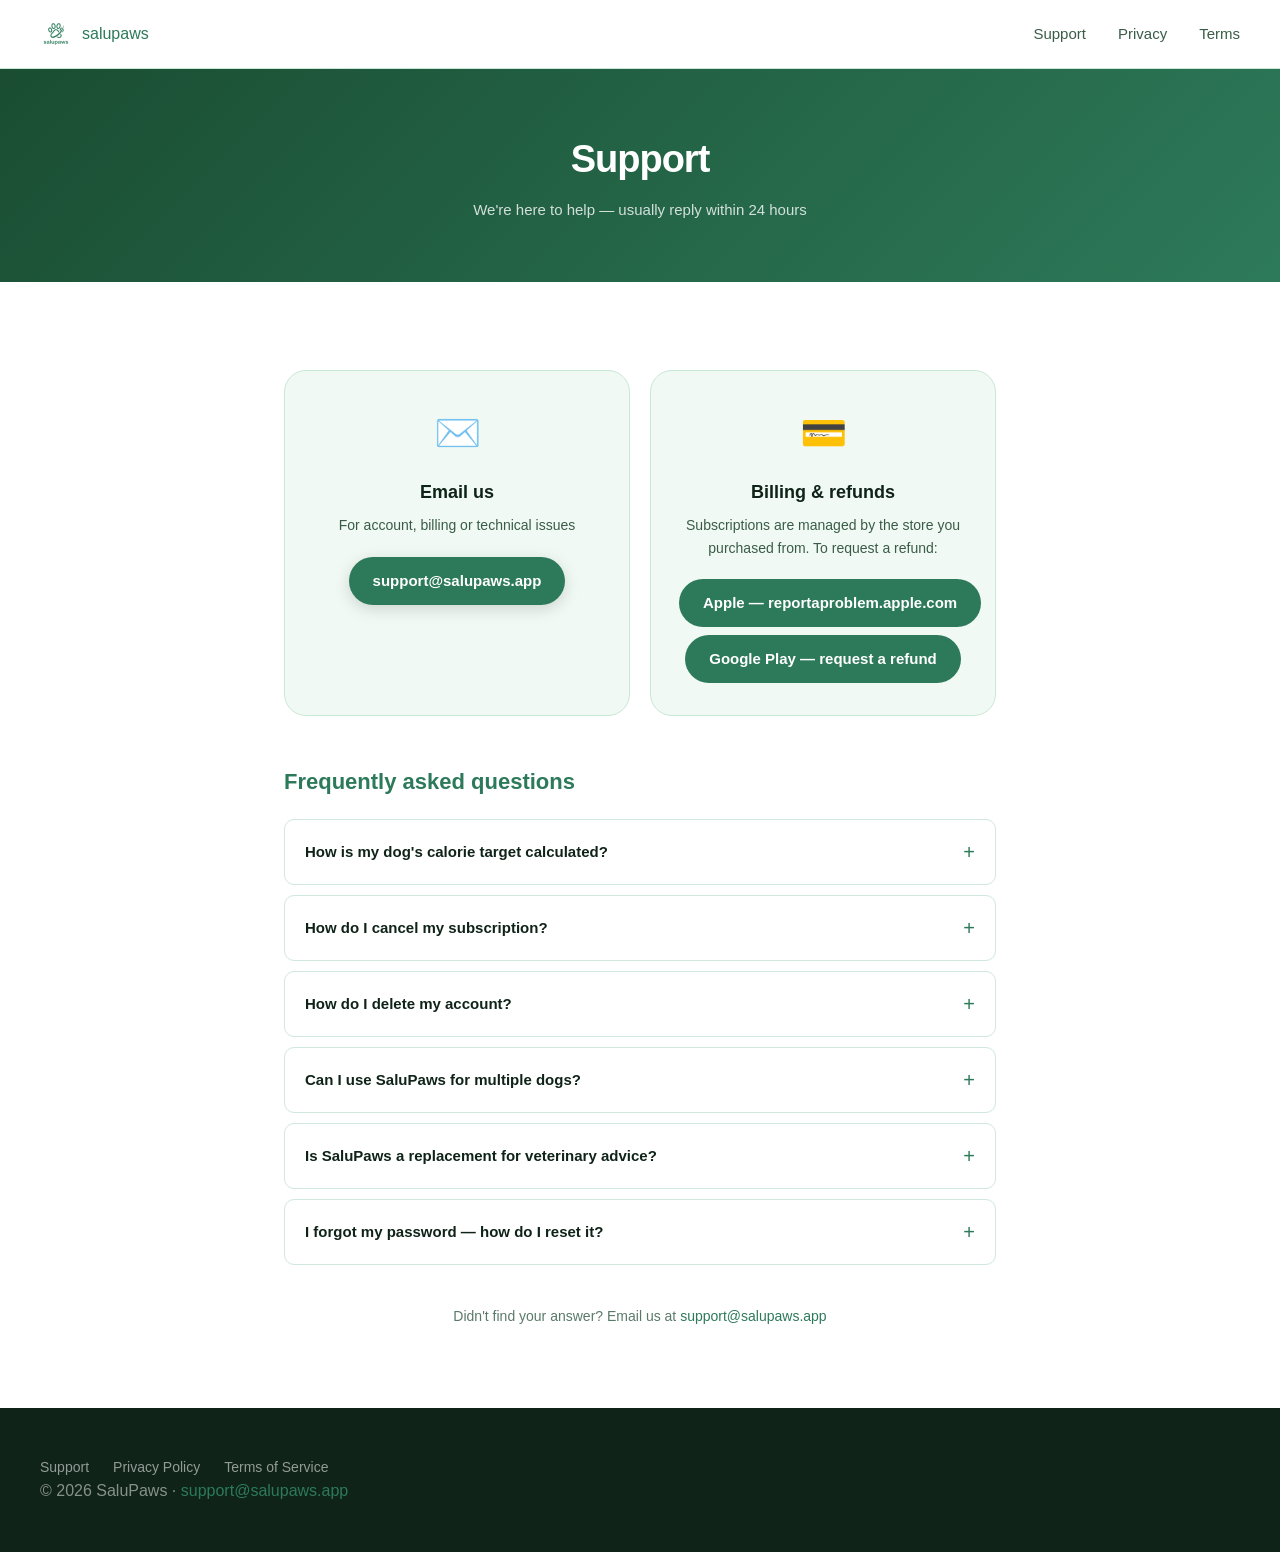
<file: support.html>
<!DOCTYPE html>
<html lang="en">
<head>
  <meta charset="UTF-8">
  <meta name="viewport" content="width=device-width, initial-scale=1.0">
  <title>Support — SaluPaws</title>
  <link rel="icon" href="/assets/SQlogo.png">
  <link rel="stylesheet" href="styles.css">
</head>
<body>

  <nav>
    <div class="nav-inner">
      <a class="nav-logo" href="/">
        <img src="/assets/SQlogo.png" alt="SaluPaws">
        <span>salupaws</span>
      </a>
      <ul class="nav-links">
        <li><a href="/support.html">Support</a></li>
        <li><a href="/privacy.html">Privacy</a></li>
        <li><a href="/terms.html">Terms</a></li>
      </ul>
    </div>
  </nav>

  <div class="doc-hero">
    <h1>Support</h1>
    <p>We're here to help — usually reply within 24 hours</p>
  </div>

  <div style="max-width:760px;margin:0 auto;padding:48px 24px 80px;">

    <div class="support-cards">
      <div class="support-card">
        <div class="icon">✉️</div>
        <h3>Email us</h3>
        <p>For account, billing or technical issues</p>
        <a class="btn btn-white" href="mailto:support@salupaws.app" style="background:#2D7A5A;color:#fff;padding:12px 24px;border-radius:50px;font-size:15px;font-weight:600;display:inline-block;">support@salupaws.app</a>
      </div>
      <div class="support-card">
        <div class="icon">💳</div>
        <h3>Billing & refunds</h3>
        <p>Subscriptions are managed by the store you purchased from. To request a refund:</p>
        <a class="btn" href="https://reportaproblem.apple.com" target="_blank" rel="noopener" style="background:#2D7A5A;color:#fff;padding:12px 24px;border-radius:50px;font-size:15px;font-weight:600;display:inline-block;margin-bottom:8px;">Apple — reportaproblem.apple.com</a>
        <a class="btn" href="https://support.google.com/googleplay/answer/2479637" target="_blank" rel="noopener" style="background:#2D7A5A;color:#fff;padding:12px 24px;border-radius:50px;font-size:15px;font-weight:600;display:inline-block;">Google Play — request a refund</a>
      </div>
    </div>

    <h2 style="font-size:22px;font-weight:700;margin:48px 0 20px;color:#2D7A5A;">Frequently asked questions</h2>

    <details style="border:1px solid #d0e8db;border-radius:10px;padding:16px 20px;margin-bottom:10px;">
      <summary style="font-weight:600;cursor:pointer;font-size:15px;">How is my dog's calorie target calculated?</summary>
      <p style="margin-top:12px;font-size:14px;color:#5a7a68;line-height:1.6;">SaluPaws uses the WSAVA/NRC veterinary formula: RER (Resting Energy Requirement) = 70 × weight(kg)⁰·⁷⁵, multiplied by a K-factor based on your dog's age, neutered status, and breed. The result is adjusted for your dog's activity level. Always check with your vet for dogs with medical conditions.</p>
    </details>

    <details style="border:1px solid #d0e8db;border-radius:10px;padding:16px 20px;margin-bottom:10px;">
      <summary style="font-weight:600;cursor:pointer;font-size:15px;">How do I cancel my subscription?</summary>
      <p style="margin-top:12px;font-size:14px;color:#5a7a68;line-height:1.6;"><strong>iPhone:</strong> go to <strong>Settings → [Your Name] → Subscriptions → SaluPaws</strong> and tap Cancel Subscription.<br><strong>Android:</strong> open the <strong>Play Store</strong> app → tap your profile icon → <strong>Payments &amp; subscriptions → Subscriptions → SaluPaws</strong> → Cancel.<br>You'll keep premium access until the end of the billing period. We cannot cancel subscriptions on your behalf as billing is managed by Apple or Google.</p>
    </details>

    <details style="border:1px solid #d0e8db;border-radius:10px;padding:16px 20px;margin-bottom:10px;">
      <summary style="font-weight:600;cursor:pointer;font-size:15px;">How do I delete my account?</summary>
      <p style="margin-top:12px;font-size:14px;color:#5a7a68;line-height:1.6;">In the app, go to <strong>Profile → Settings → Delete Account</strong>. This permanently deletes your account and all associated data (dog profiles, food logs, weight history) within 30 days. This action cannot be undone. If you have an active subscription, cancel it first through your device's subscription settings. Full details (including deleting without the app installed): <a href="/delete-account.html">account deletion page</a>.</p>
    </details>

    <details style="border:1px solid #d0e8db;border-radius:10px;padding:16px 20px;margin-bottom:10px;">
      <summary style="font-weight:600;cursor:pointer;font-size:15px;">Can I use SaluPaws for multiple dogs?</summary>
      <p style="margin-top:12px;font-size:14px;color:#5a7a68;line-height:1.6;">The Family plan supports up to 5 dog profiles. The free and Companion plans support one dog profile.</p>
    </details>

    <details style="border:1px solid #d0e8db;border-radius:10px;padding:16px 20px;margin-bottom:10px;">
      <summary style="font-weight:600;cursor:pointer;font-size:15px;">Is SaluPaws a replacement for veterinary advice?</summary>
      <p style="margin-top:12px;font-size:14px;color:#5a7a68;line-height:1.6;">No. SaluPaws provides nutritional guidance based on established veterinary formulas, but it is not a substitute for professional veterinary advice. Always consult your vet for dogs with health conditions, unusual weight changes, or specific dietary needs.</p>
    </details>

    <details style="border:1px solid #d0e8db;border-radius:10px;padding:16px 20px;margin-bottom:10px;">
      <summary style="font-weight:600;cursor:pointer;font-size:15px;">I forgot my password — how do I reset it?</summary>
      <p style="margin-top:12px;font-size:14px;color:#5a7a68;line-height:1.6;">On the sign-in screen, tap <strong>Forgot password?</strong> and enter your email address. We'll send you a reset link from noreply@salupaws.app — check your spam folder if it doesn't arrive within a few minutes.</p>
    </details>

    <p style="margin-top:40px;font-size:14px;color:#5a7a68;text-align:center;">Didn't find your answer? Email us at <a href="mailto:support@salupaws.app">support@salupaws.app</a></p>

  </div>

  <footer>
    <div class="footer-links">
      <a href="/support.html">Support</a>
      <a href="/privacy.html">Privacy Policy</a>
      <a href="/terms.html">Terms of Service</a>
    </div>
    <p>© 2026 SaluPaws · <a href="mailto:support@salupaws.app">support@salupaws.app</a></p>
  </footer>

</body>
</html>
</file>
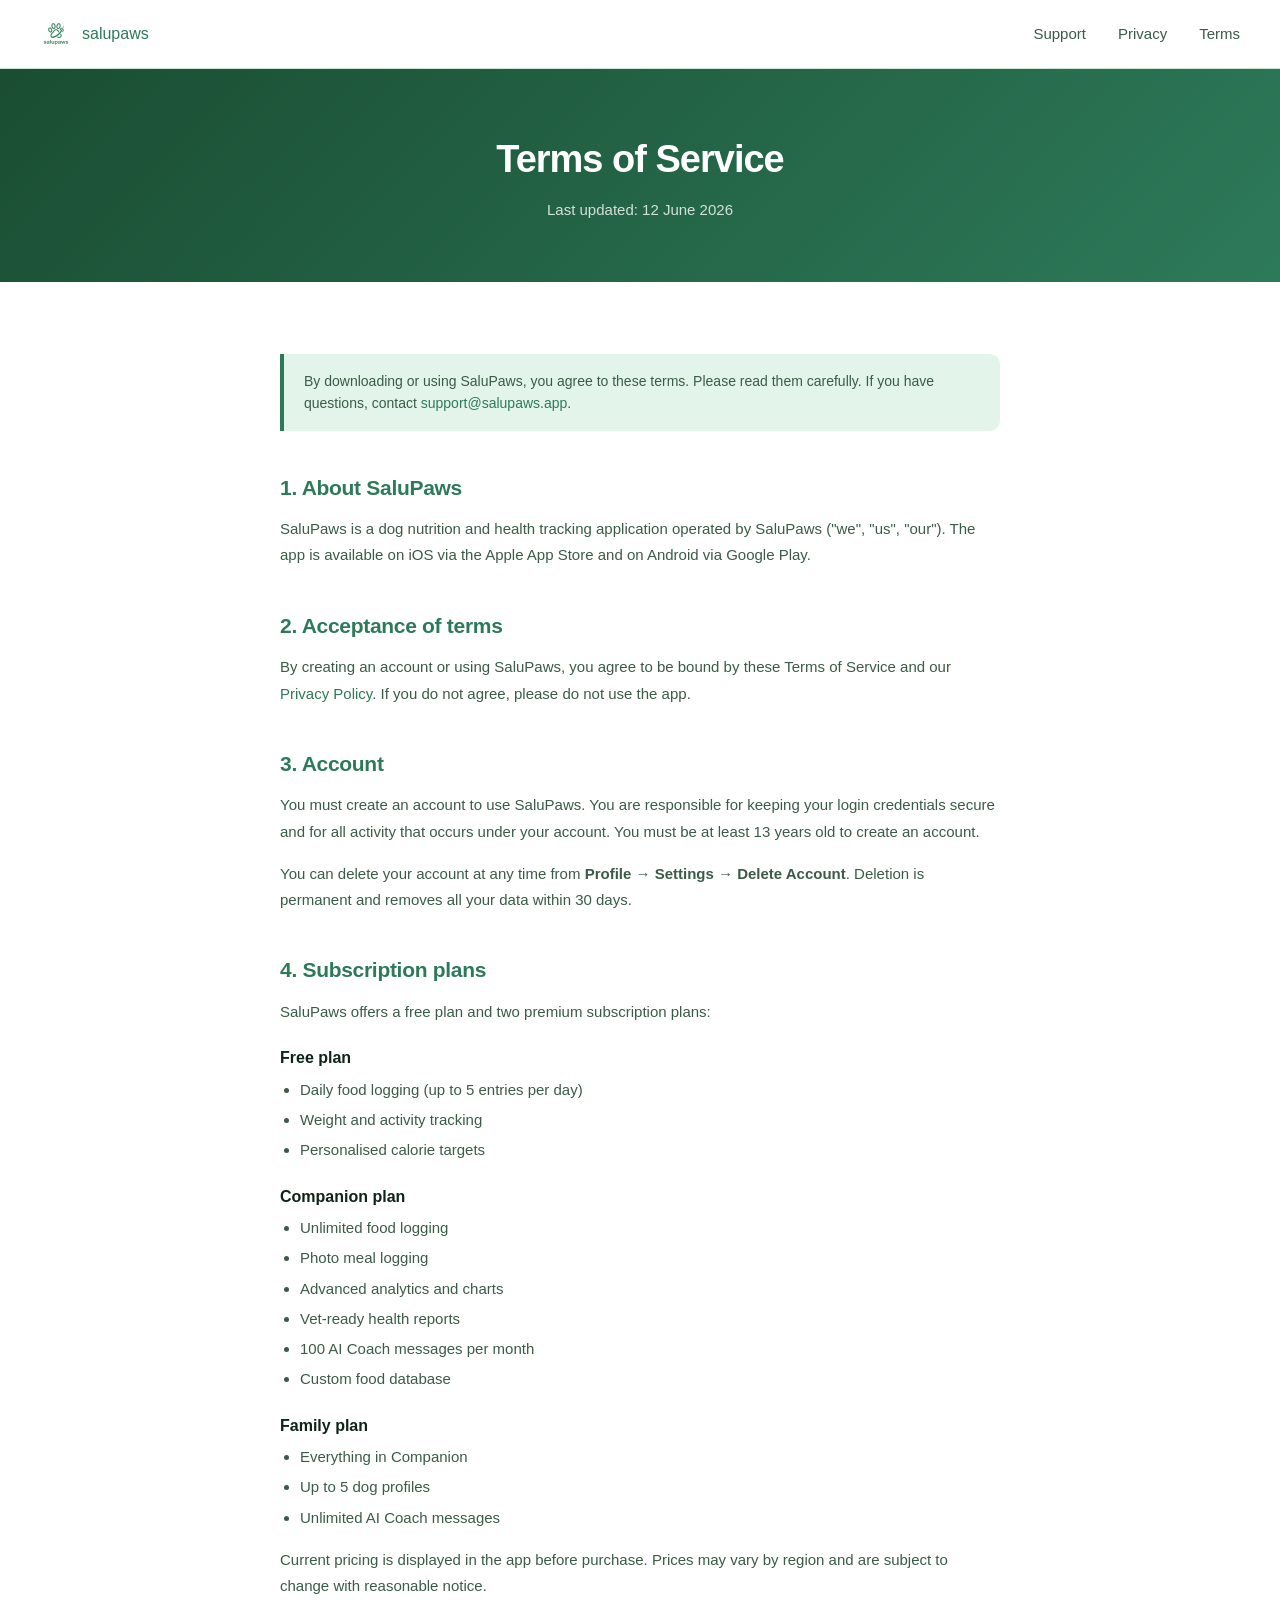
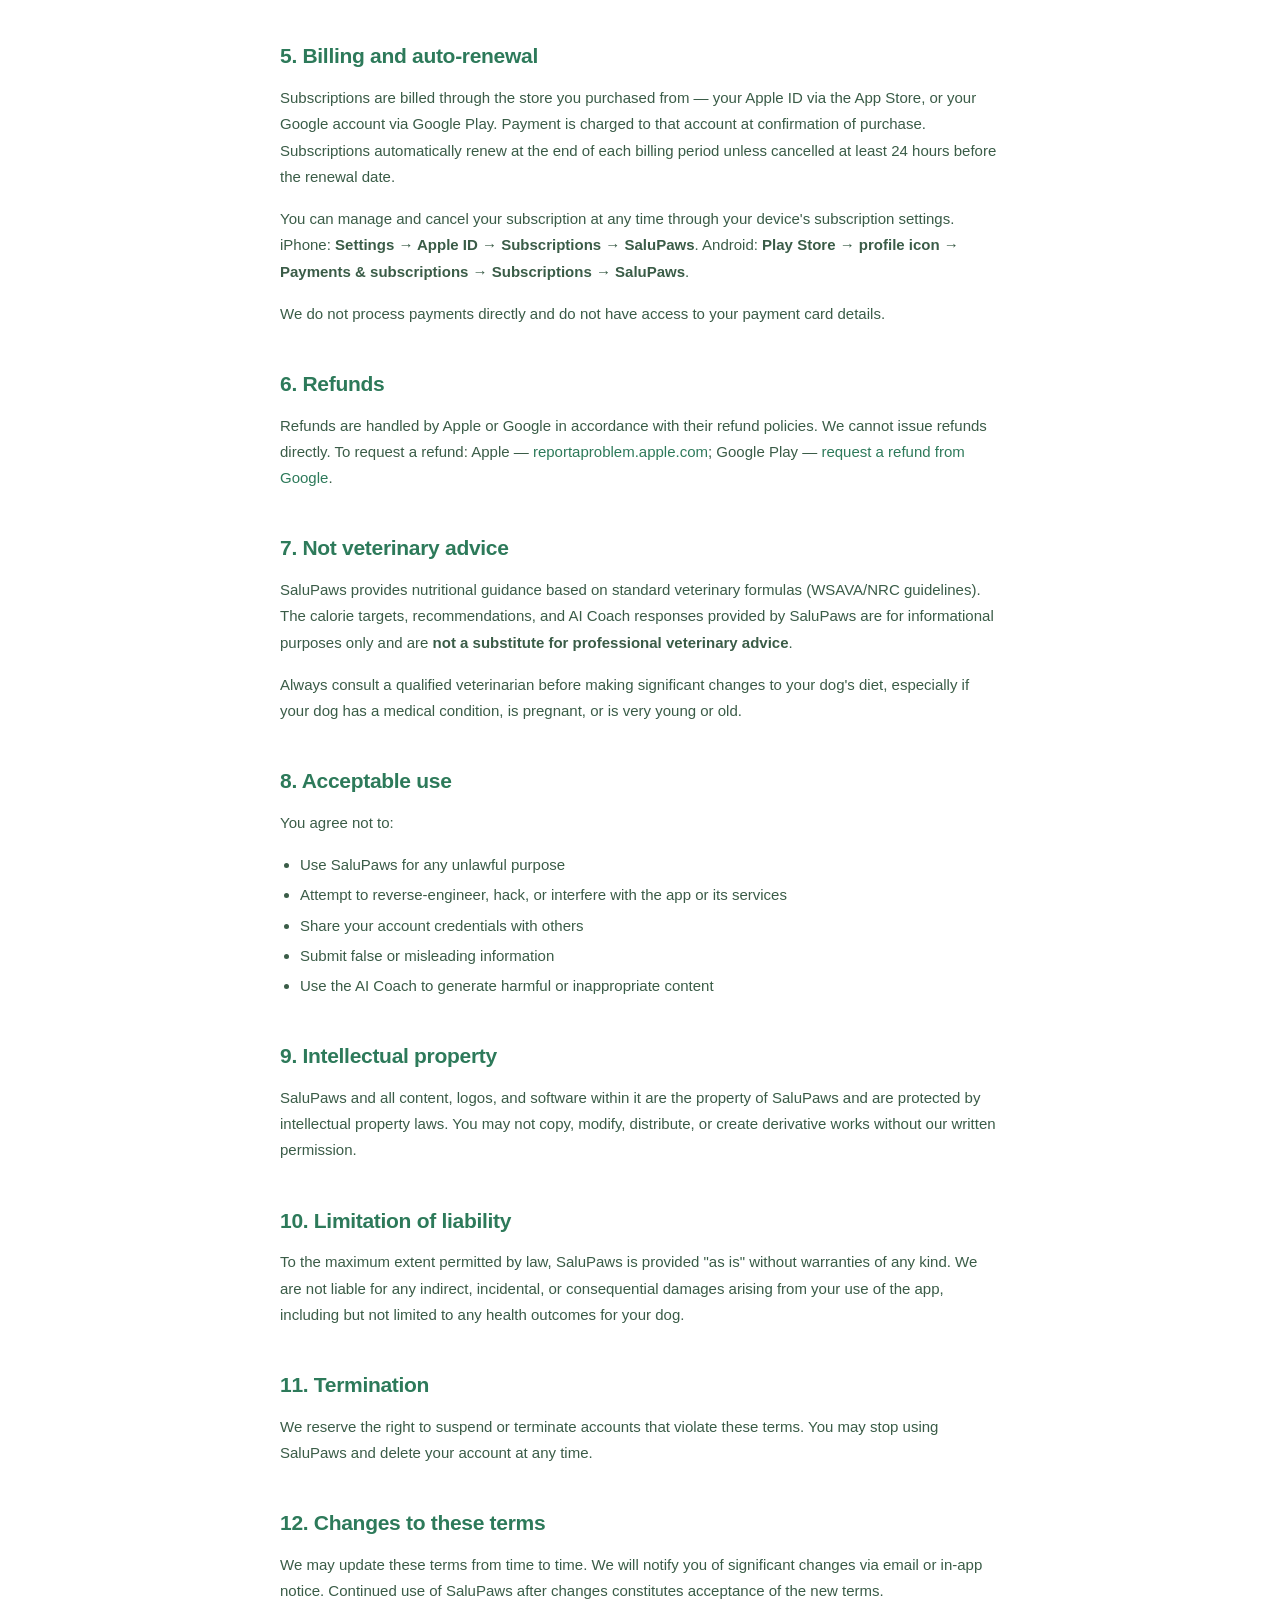
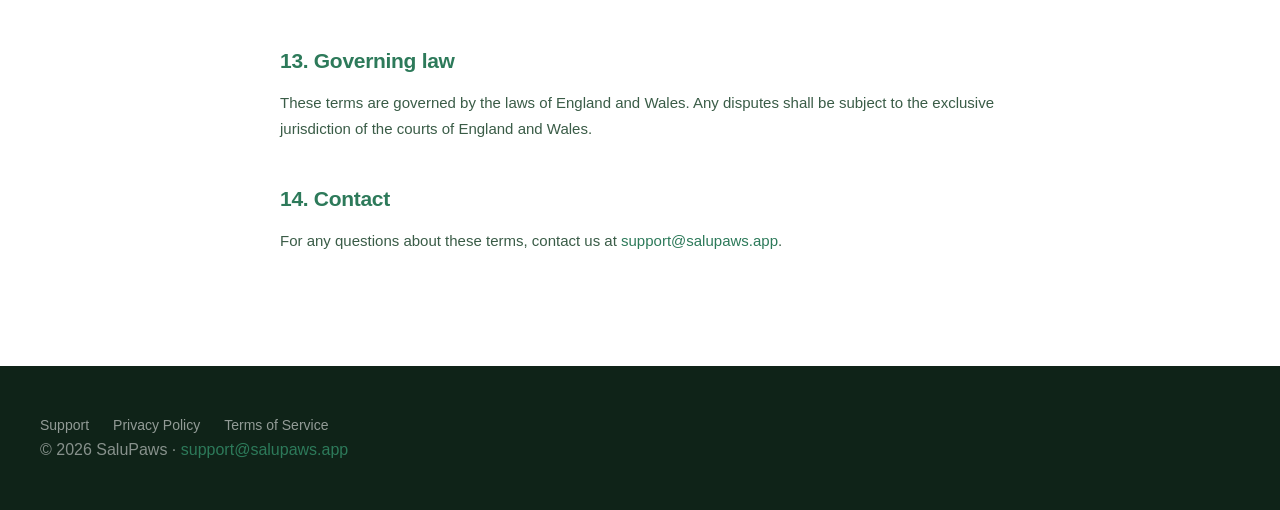
<file: terms.html>
<!DOCTYPE html>
<html lang="en">
<head>
  <meta charset="UTF-8">
  <meta name="viewport" content="width=device-width, initial-scale=1.0">
  <title>Terms of Service — SaluPaws</title>
  <link rel="icon" href="/assets/SQlogo.png">
  <link rel="stylesheet" href="styles.css">
</head>
<body>

  <nav>
    <div class="nav-inner">
      <a class="nav-logo" href="/">
        <img src="/assets/SQlogo.png" alt="SaluPaws">
        <span>salupaws</span>
      </a>
      <ul class="nav-links">
        <li><a href="/support.html">Support</a></li>
        <li><a href="/privacy.html">Privacy</a></li>
        <li><a href="/terms.html">Terms</a></li>
      </ul>
    </div>
  </nav>

  <div class="doc-hero">
    <h1>Terms of Service</h1>
    <p>Last updated: 12 June 2026</p>
  </div>

  <div class="doc-body">

    <div class="notice">
      By downloading or using SaluPaws, you agree to these terms. Please read them carefully. If you have questions, contact <a href="mailto:support@salupaws.app">support@salupaws.app</a>.
    </div>

    <h2>1. About SaluPaws</h2>
    <p>SaluPaws is a dog nutrition and health tracking application operated by SaluPaws ("we", "us", "our"). The app is available on iOS via the Apple App Store and on Android via Google Play.</p>

    <h2>2. Acceptance of terms</h2>
    <p>By creating an account or using SaluPaws, you agree to be bound by these Terms of Service and our <a href="/privacy.html">Privacy Policy</a>. If you do not agree, please do not use the app.</p>

    <h2>3. Account</h2>
    <p>You must create an account to use SaluPaws. You are responsible for keeping your login credentials secure and for all activity that occurs under your account. You must be at least 13 years old to create an account.</p>
    <p>You can delete your account at any time from <strong>Profile → Settings → Delete Account</strong>. Deletion is permanent and removes all your data within 30 days.</p>

    <h2>4. Subscription plans</h2>
    <p>SaluPaws offers a free plan and two premium subscription plans:</p>

    <h3>Free plan</h3>
    <ul>
      <li>Daily food logging (up to 5 entries per day)</li>
      <li>Weight and activity tracking</li>
      <li>Personalised calorie targets</li>
    </ul>

    <h3>Companion plan</h3>
    <ul>
      <li>Unlimited food logging</li>
      <li>Photo meal logging</li>
      <li>Advanced analytics and charts</li>
      <li>Vet-ready health reports</li>
      <li>100 AI Coach messages per month</li>
      <li>Custom food database</li>
    </ul>

    <h3>Family plan</h3>
    <ul>
      <li>Everything in Companion</li>
      <li>Up to 5 dog profiles</li>
      <li>Unlimited AI Coach messages</li>
    </ul>

    <p>Current pricing is displayed in the app before purchase. Prices may vary by region and are subject to change with reasonable notice.</p>

    <h2>5. Billing and auto-renewal</h2>
    <p>Subscriptions are billed through the store you purchased from — your Apple ID via the App Store, or your Google account via Google Play. Payment is charged to that account at confirmation of purchase. Subscriptions automatically renew at the end of each billing period unless cancelled at least 24 hours before the renewal date.</p>
    <p>You can manage and cancel your subscription at any time through your device's subscription settings. iPhone: <strong>Settings → Apple ID → Subscriptions → SaluPaws</strong>. Android: <strong>Play Store → profile icon → Payments &amp; subscriptions → Subscriptions → SaluPaws</strong>.</p>
    <p>We do not process payments directly and do not have access to your payment card details.</p>

    <h2>6. Refunds</h2>
    <p>Refunds are handled by Apple or Google in accordance with their refund policies. We cannot issue refunds directly. To request a refund: Apple — <a href="https://reportaproblem.apple.com" target="_blank" rel="noopener">reportaproblem.apple.com</a>; Google Play — <a href="https://support.google.com/googleplay/answer/2479637" target="_blank" rel="noopener">request a refund from Google</a>.</p>

    <h2>7. Not veterinary advice</h2>
    <p>SaluPaws provides nutritional guidance based on standard veterinary formulas (WSAVA/NRC guidelines). The calorie targets, recommendations, and AI Coach responses provided by SaluPaws are for informational purposes only and are <strong>not a substitute for professional veterinary advice</strong>.</p>
    <p>Always consult a qualified veterinarian before making significant changes to your dog's diet, especially if your dog has a medical condition, is pregnant, or is very young or old.</p>

    <h2>8. Acceptable use</h2>
    <p>You agree not to:</p>
    <ul>
      <li>Use SaluPaws for any unlawful purpose</li>
      <li>Attempt to reverse-engineer, hack, or interfere with the app or its services</li>
      <li>Share your account credentials with others</li>
      <li>Submit false or misleading information</li>
      <li>Use the AI Coach to generate harmful or inappropriate content</li>
    </ul>

    <h2>9. Intellectual property</h2>
    <p>SaluPaws and all content, logos, and software within it are the property of SaluPaws and are protected by intellectual property laws. You may not copy, modify, distribute, or create derivative works without our written permission.</p>

    <h2>10. Limitation of liability</h2>
    <p>To the maximum extent permitted by law, SaluPaws is provided "as is" without warranties of any kind. We are not liable for any indirect, incidental, or consequential damages arising from your use of the app, including but not limited to any health outcomes for your dog.</p>

    <h2>11. Termination</h2>
    <p>We reserve the right to suspend or terminate accounts that violate these terms. You may stop using SaluPaws and delete your account at any time.</p>

    <h2>12. Changes to these terms</h2>
    <p>We may update these terms from time to time. We will notify you of significant changes via email or in-app notice. Continued use of SaluPaws after changes constitutes acceptance of the new terms.</p>

    <h2>13. Governing law</h2>
    <p>These terms are governed by the laws of England and Wales. Any disputes shall be subject to the exclusive jurisdiction of the courts of England and Wales.</p>

    <h2>14. Contact</h2>
    <p>For any questions about these terms, contact us at <a href="mailto:support@salupaws.app">support@salupaws.app</a>.</p>

  </div>

  <footer>
    <div class="footer-links">
      <a href="/support.html">Support</a>
      <a href="/privacy.html">Privacy Policy</a>
      <a href="/terms.html">Terms of Service</a>
    </div>
    <p>© 2026 SaluPaws · <a href="mailto:support@salupaws.app">support@salupaws.app</a></p>
  </footer>

</body>
</html>
</file>
<file: styles.css>
*, *::before, *::after { box-sizing: border-box; margin: 0; padding: 0; }

:root {
  --green:        #2D7A5A;
  --green-dark:   #1f5c42;
  --green-mid:    #256649;
  --green-light:  #f0f9f4;
  --green-tint:   #e3f4eb;
  --green-border: #c8e8d5;
  --text:         #0f2318;
  --text-2:       #3a5c47;
  --text-3:       #6b9478;
  --white:        #ffffff;
  --grey-bg:      #f7faf8;
  --radius:       14px;
  --radius-lg:    22px;
  --font-display: 'Plus Jakarta Sans', -apple-system, BlinkMacSystemFont, 'Segoe UI', Helvetica, Arial, sans-serif;
}

html { scroll-behavior: smooth; }

body {
  font-family: -apple-system, BlinkMacSystemFont, 'Segoe UI', Helvetica, Arial, sans-serif;
  color: var(--text);
  background: var(--white);
  line-height: 1.6;
  font-size: 16px;
}

a { color: var(--green); text-decoration: none; }
a:hover { text-decoration: underline; }

.container {
  max-width: 1280px;
  margin: 0 auto;
  padding: 0 40px;
}

/* ── Nav ── */
nav {
  background: rgba(255,255,255,0.92);
  -webkit-backdrop-filter: blur(12px);
  backdrop-filter: blur(12px);
  border-bottom: 1px solid var(--green-border);
  position: sticky;
  top: 0;
  z-index: 100;
}
.nav-inner {
  max-width: 1280px;
  margin: 0 auto;
  padding: 0 40px;
  display: flex;
  align-items: center;
  justify-content: space-between;
  height: 68px;
}
.nav-logo { display: flex; align-items: center; gap: 10px; text-decoration: none; }
.nav-logo img { height: 32px; width: auto; }
.nav-links { display: flex; align-items: center; gap: 32px; list-style: none; }
.nav-links a { font-size: 15px; color: var(--text-2); font-weight: 500; }
.nav-links a:hover { color: var(--green); text-decoration: none; }
.nav-cta {
  background: var(--green);
  color: var(--white) !important;
  padding: 9px 20px;
  border-radius: 50px;
  font-size: 14px !important;
  font-weight: 600 !important;
}
.nav-cta:hover { background: var(--green-dark); }

/* ── Hero ── */
.hero {
  background:
    radial-gradient(ellipse 80% 60% at 75% 15%, rgba(168,230,196,0.18), transparent 60%),
    radial-gradient(ellipse 60% 50% at 15% 90%, rgba(13,60,38,0.55), transparent 65%),
    linear-gradient(135deg, #1a4d32 0%, var(--green) 50%, #3d9e6e 100%);
  padding: 80px 40px;
  overflow: hidden;
  position: relative;
}
.hero::before {
  content: '';
  position: absolute;
  top: -40%;
  right: -10%;
  width: 600px;
  height: 600px;
  background: rgba(255,255,255,0.04);
  border-radius: 50%;
}
.hero-inner {
  max-width: 1280px;
  margin: 0 auto;
  display: grid;
  grid-template-columns: 1fr 1fr;
  align-items: center;
  gap: 64px;
}
.hero-text { position: relative; z-index: 1; }
.hero-badge {
  display: inline-flex;
  align-items: center;
  gap: 8px;
  background: rgba(255,255,255,0.15);
  border: 1px solid rgba(255,255,255,0.25);
  color: rgba(255,255,255,0.95);
  padding: 6px 14px;
  border-radius: 50px;
  font-size: 13px;
  font-weight: 500;
  margin-bottom: 24px;
}
.hero h1 {
  font-size: clamp(36px, 4vw, 58px);
  font-weight: 800;
  color: var(--white);
  line-height: 1.1;
  letter-spacing: -1.5px;
  margin-bottom: 20px;
}
.hero h1 em { font-style: normal; color: #a8e6c4; }
.hero p {
  font-size: 18px;
  color: rgba(255,255,255,0.82);
  max-width: 480px;
  line-height: 1.65;
  margin-bottom: 36px;
}
.btn-group { display: flex; gap: 12px; flex-wrap: wrap; }
.btn {
  display: inline-flex;
  align-items: center;
  gap: 8px;
  padding: 14px 26px;
  border-radius: 50px;
  font-size: 15px;
  font-weight: 600;
  text-decoration: none;
  transition: all .15s;
  white-space: nowrap;
}
.btn:hover { text-decoration: none; transform: translateY(-1px); }
.btn-white { background: var(--white); color: var(--green); box-shadow: 0 4px 16px rgba(0,0,0,0.15); }
.btn-white:hover { box-shadow: 0 6px 20px rgba(0,0,0,0.2); }
.btn-ghost { background: rgba(255,255,255,0.12); color: var(--white); border: 1.5px solid rgba(255,255,255,0.3); }
.btn-ghost:hover { background: rgba(255,255,255,0.2); }
.btn-green { background: var(--green); color: var(--white); }
.btn-green:hover { background: var(--green-dark); }

.hero-visual { position: relative; z-index: 1; }
.app-preview {
  background: rgba(255,255,255,0.1);
  border: 1px solid rgba(255,255,255,0.2);
  border-radius: 24px;
  padding: 28px;
  -webkit-backdrop-filter: blur(8px);
  backdrop-filter: blur(8px);
}
.preview-header {
  display: flex;
  align-items: center;
  justify-content: space-between;
  margin-bottom: 20px;
}
.preview-header span { color: rgba(255,255,255,0.7); font-size: 13px; font-weight: 500; }
.preview-header strong { color: var(--white); font-size: 15px; }
.preview-ring {
  display: flex;
  align-items: center;
  justify-content: center;
  margin: 16px auto 24px;
  width: 140px;
  height: 140px;
  border-radius: 50%;
  background: conic-gradient(#a8e6c4 0% 72%, rgba(255,255,255,0.15) 72%);
  position: relative;
}
.preview-ring::after {
  content: '';
  position: absolute;
  inset: 16px;
  background: rgba(30,80,55,0.9);
  border-radius: 50%;
}
.preview-ring-text {
  position: relative;
  z-index: 1;
  text-align: center;
}
.preview-ring-text .cal { font-size: 28px; font-weight: 800; color: var(--white); display: block; line-height: 1; }
.preview-ring-text .label { font-size: 11px; color: rgba(255,255,255,0.65); text-transform: uppercase; letter-spacing: 0.5px; }
.preview-stats {
  display: grid;
  grid-template-columns: repeat(3, 1fr);
  gap: 10px;
}
.preview-stat {
  background: rgba(255,255,255,0.1);
  border-radius: 12px;
  padding: 12px;
  text-align: center;
}
.preview-stat .val { font-size: 18px; font-weight: 700; color: var(--white); display: block; }
.preview-stat .lbl { font-size: 11px; color: rgba(255,255,255,0.6); }

/* ── Trust bar ── */
.trust-bar {
  background: var(--green-light);
  border-bottom: 1px solid var(--green-border);
  padding: 18px 40px;
}
.trust-inner {
  max-width: 1280px;
  margin: 0 auto;
  display: flex;
  align-items: center;
  justify-content: center;
  gap: 40px;
  flex-wrap: wrap;
}
.trust-item {
  display: flex;
  align-items: center;
  gap: 8px;
  font-size: 14px;
  color: var(--text-2);
  font-weight: 500;
}
.trust-dot { width: 6px; height: 6px; border-radius: 50%; background: var(--green-border); }

/* ── Features ── */
.features {
  padding: 96px 40px;
  background: var(--white);
}
.section-label {
  display: inline-block;
  font-size: 12px;
  font-weight: 700;
  text-transform: uppercase;
  letter-spacing: 1.5px;
  color: var(--green);
  margin-bottom: 12px;
}
.section-title {
  font-size: clamp(28px, 3vw, 40px);
  font-weight: 800;
  letter-spacing: -1px;
  line-height: 1.15;
  margin-bottom: 12px;
}
.section-sub { color: var(--text-2); font-size: 17px; max-width: 540px; line-height: 1.6; }
.section-header-center { text-align: center; }
.section-sub-center { margin: 0 auto; }
.features-header { margin-bottom: 56px; }

.features-grid {
  display: grid;
  grid-template-columns: repeat(3, 1fr);
  gap: 24px;
}
.feature-card {
  background: var(--grey-bg);
  border: 1px solid var(--green-border);
  border-radius: var(--radius-lg);
  padding: 32px 28px;
  transition: transform .2s, box-shadow .2s;
}
.feature-card:hover {
  transform: translateY(-3px);
  box-shadow: 0 12px 32px rgba(45,122,90,0.12);
}
.feature-icon {
  width: 52px;
  height: 52px;
  background: var(--green-tint);
  border-radius: 14px;
  display: flex;
  align-items: center;
  justify-content: center;
  font-size: 24px;
  margin-bottom: 18px;
}
.feature-card h3 { font-size: 18px; font-weight: 700; margin-bottom: 8px; letter-spacing: -0.3px; }
.feature-card p { font-size: 15px; color: var(--text-2); line-height: 1.6; }

/* ── How it works ── */
.how-it-works {
  background: var(--green-light);
  padding: 96px 40px;
  border-top: 1px solid var(--green-border);
  border-bottom: 1px solid var(--green-border);
}
.steps {
  display: grid;
  grid-template-columns: repeat(4, 1fr);
  gap: 32px;
  margin-top: 56px;
}
.step { text-align: center; }
.step-num {
  width: 48px;
  height: 48px;
  border-radius: 50%;
  background: var(--green);
  color: var(--white);
  font-size: 18px;
  font-weight: 800;
  display: flex;
  align-items: center;
  justify-content: center;
  margin: 0 auto 16px;
}
.step h3 { font-size: 17px; font-weight: 700; margin-bottom: 8px; }
.step p { font-size: 14px; color: var(--text-2); line-height: 1.6; }

/* ── Pricing ── */
.pricing { padding: 96px 40px; background: var(--white); }
.pricing-grid {
  display: grid;
  grid-template-columns: repeat(3, 1fr);
  gap: 24px;
  margin-top: 56px;
  max-width: 960px;
  margin-left: auto;
  margin-right: auto;
}
.price-card {
  border: 1.5px solid var(--green-border);
  border-radius: var(--radius-lg);
  padding: 36px 32px;
  position: relative;
  transition: transform .2s, box-shadow .2s;
}
.price-card:hover { transform: translateY(-3px); box-shadow: 0 12px 32px rgba(45,122,90,0.1); }
.price-card.featured {
  border-color: var(--green);
  background: var(--green);
  color: var(--white);
  transform: scale(1.03);
}
.price-card.featured:hover { transform: scale(1.03) translateY(-3px); }
.price-badge {
  position: absolute;
  top: -13px;
  left: 50%;
  transform: translateX(-50%);
  background: #f0a500;
  color: var(--white);
  font-size: 12px;
  font-weight: 700;
  padding: 4px 14px;
  border-radius: 50px;
  white-space: nowrap;
}
.price-tier { font-size: 13px; font-weight: 700; text-transform: uppercase; letter-spacing: 1px; color: var(--green); margin-bottom: 8px; }
.price-card.featured .price-tier { color: rgba(255,255,255,0.75); }
.price-amount { font-size: 40px; font-weight: 800; letter-spacing: -1px; margin-bottom: 4px; }
.price-amount span { font-size: 16px; font-weight: 500; opacity: 0.7; }
.price-desc { font-size: 14px; color: var(--text-2); margin-bottom: 24px; }
.price-card.featured .price-desc { color: rgba(255,255,255,0.75); }
.price-features { list-style: none; margin-bottom: 28px; }
.price-features li {
  font-size: 14px;
  color: var(--text-2);
  padding: 6px 0;
  display: flex;
  align-items: flex-start;
  gap: 10px;
  border-bottom: 1px solid var(--green-border);
}
.price-features li:last-child { border: none; }
.price-card.featured .price-features li { color: rgba(255,255,255,0.9); border-color: rgba(255,255,255,0.15); }
.check { color: var(--green); font-size: 15px; flex-shrink: 0; }
.price-card.featured .check { color: #a8e6c4; }
.price-btn {
  display: block;
  text-align: center;
  padding: 13px;
  border-radius: 50px;
  font-size: 15px;
  font-weight: 600;
  border: 1.5px solid var(--green);
  color: var(--green);
  transition: all .15s;
}
.price-btn:hover { background: var(--green); color: var(--white); text-decoration: none; }
.price-card.featured .price-btn { background: var(--white); color: var(--green); border-color: var(--white); }
.price-card.featured .price-btn:hover { background: var(--green-light); }

/* ── CTA strip ── */
.cta-strip {
  background: linear-gradient(135deg, #1a4d32 0%, var(--green) 100%);
  padding: 80px 40px;
  text-align: center;
  color: var(--white);
}
.cta-strip h2 { font-size: clamp(28px, 3vw, 42px); font-weight: 800; letter-spacing: -1px; margin-bottom: 12px; }
.cta-strip p { font-size: 17px; opacity: .8; margin-bottom: 32px; }

/* ── Footer ── */
footer {
  background: var(--text);
  color: rgba(255,255,255,0.5);
  padding: 48px 40px;
}
.footer-inner {
  max-width: 1280px;
  margin: 0 auto;
  display: flex;
  align-items: center;
  justify-content: space-between;
  flex-wrap: wrap;
  gap: 20px;
}
.footer-logo { display: flex; align-items: center; gap: 10px; }
.footer-logo img { height: 32px; filter: brightness(0) invert(1); opacity: 0.7; }
.footer-logo span { font-size: 16px; font-weight: 700; color: rgba(255,255,255,0.8); }
.footer-links { display: flex; gap: 24px; flex-wrap: wrap; }
.footer-links a { color: rgba(255,255,255,0.55); font-size: 14px; }
.footer-links a:hover { color: rgba(255,255,255,0.85); text-decoration: none; }
.footer-copy { font-size: 13px; width: 100%; text-align: center; margin-top: 24px; border-top: 1px solid rgba(255,255,255,0.08); padding-top: 24px; }

/* ── Doc pages ── */
.doc-hero {
  background: linear-gradient(135deg, #1a4d32 0%, var(--green) 100%);
  color: var(--white);
  padding: 60px 40px;
  text-align: center;
}
.doc-hero h1 { font-size: 38px; font-weight: 800; letter-spacing: -1px; margin-bottom: 8px; }
.doc-hero p { opacity: .8; font-size: 15px; }
.doc-body {
  max-width: 800px;
  margin: 0 auto;
  padding: 64px 40px 96px;
}
.doc-body h2 { font-size: 21px; font-weight: 700; margin: 40px 0 12px; color: var(--green); letter-spacing: -0.3px; }
.doc-body h3 { font-size: 16px; font-weight: 600; margin: 20px 0 6px; color: var(--text); }
.doc-body p { margin-bottom: 16px; font-size: 15px; color: var(--text-2); line-height: 1.75; }
.doc-body ul, .doc-body ol { margin: 0 0 16px 20px; }
.doc-body li { font-size: 15px; color: var(--text-2); line-height: 1.75; margin-bottom: 4px; }
.doc-body a { color: var(--green); }
.notice {
  background: var(--green-tint);
  border-left: 4px solid var(--green);
  border-radius: 0 10px 10px 0;
  padding: 16px 20px;
  margin: 8px 0 32px;
  font-size: 14px;
  color: var(--text-2);
  line-height: 1.6;
}

/* ── Support ── */
.support-cards {
  display: grid;
  grid-template-columns: repeat(auto-fit, minmax(260px, 1fr));
  gap: 20px;
  margin: 40px auto;
  max-width: 800px;
}
.support-card {
  background: var(--green-light);
  border: 1px solid var(--green-border);
  border-radius: var(--radius-lg);
  padding: 32px 28px;
  text-align: center;
}
.support-card .icon { font-size: 38px; margin-bottom: 14px; display: block; }
.support-card h3 { font-size: 18px; font-weight: 700; margin-bottom: 8px; }
.support-card p { font-size: 14px; color: var(--text-2); margin-bottom: 20px; line-height: 1.6; }

details {
  border: 1px solid var(--green-border);
  border-radius: var(--radius);
  padding: 18px 22px;
  margin-bottom: 10px;
}
details summary {
  font-weight: 600;
  cursor: pointer;
  font-size: 15px;
  color: var(--text);
  list-style: none;
  display: flex;
  align-items: center;
  justify-content: space-between;
}
details summary::after { content: '+'; color: var(--green); font-size: 20px; font-weight: 300; }
details[open] summary::after { content: '−'; }
details p { margin-top: 14px; font-size: 14px; color: var(--text-2); line-height: 1.7; margin-bottom: 0; }

/* ── Hamburger ── */
.hamburger {
  display: none;
  flex-direction: column;
  justify-content: center;
  gap: 5px;
  width: 40px;
  height: 40px;
  background: none;
  border: none;
  cursor: pointer;
  padding: 6px;
}
.hamburger span {
  display: block;
  height: 2px;
  background: var(--text);
  border-radius: 2px;
  transition: all .25s;
}
.hamburger.active span:nth-child(1) { transform: translateY(7px) rotate(45deg); }
.hamburger.active span:nth-child(2) { opacity: 0; }
.hamburger.active span:nth-child(3) { transform: translateY(-7px) rotate(-45deg); }

@media (max-width: 900px) {
  .hero-inner { grid-template-columns: 1fr; }
  .hero-visual { display: none; }
  .features-grid { grid-template-columns: repeat(2, 1fr); }
  .steps { grid-template-columns: repeat(2, 1fr); }
  .pricing-grid { grid-template-columns: 1fr; max-width: 420px; }
  .price-card.featured { transform: none; }
}

@media (max-width: 600px) {
  .container, .hero, .features, .how-it-works, .pricing, .cta-strip, .trust-bar { padding-left: 20px; padding-right: 20px; }
  .nav-inner { padding: 0 20px; }
  .hamburger { display: flex; }

  /* Mobile nav dropdown */
  .nav-links {
    display: none;
    position: absolute;
    top: 68px;
    left: 0;
    right: 0;
    background: var(--white);
    border-bottom: 1px solid var(--green-border);
    flex-direction: column;
    padding: 12px 20px 20px;
    gap: 0;
    box-shadow: 0 8px 24px rgba(0,0,0,0.08);
  }
  .nav-links.open { display: flex; }
  .nav-links li { width: 100%; }
  .nav-links a {
    display: block;
    padding: 13px 0;
    font-size: 16px;
    border-bottom: 1px solid var(--green-border);
    color: var(--text) !important;
    font-weight: 500;
  }
  .nav-links li:last-child a { border-bottom: none; }
  .nav-cta {
    background: none !important;
    color: var(--green) !important;
    padding: 13px 0 !important;
    border-radius: 0 !important;
    font-size: 16px !important;
  }

  /* Steps: single column, left-aligned with number on left */
  .steps { grid-template-columns: 1fr; gap: 20px; }
  .step {
    text-align: left;
    display: flex;
    align-items: flex-start;
    gap: 16px;
  }
  .step-num { margin: 0; flex-shrink: 0; }
  .step-content h3 { font-size: 16px; font-weight: 700; margin-bottom: 4px; }
  .step-content p { font-size: 14px; color: var(--text-2); line-height: 1.6; margin: 0; }

  .features-grid { grid-template-columns: 1fr; }
  .trust-inner { gap: 12px; justify-content: flex-start; }
  .trust-dot { display: none; }
  .footer-inner { flex-direction: column; align-items: flex-start; gap: 16px; }
  .footer-links { flex-direction: column; gap: 10px; }
}

/* ── Display typography (Plus Jakarta Sans for headings) ── */
.hero h1, .section-title, .cta-strip h2, .doc-hero h1, .price-amount {
  font-family: var(--font-display);
}

/* ── Store badges ── */
.store-badges {
  display: flex;
  gap: 12px;
  flex-wrap: wrap;
  margin-bottom: 14px;
}
.store-badges-center { justify-content: center; }
.store-badge {
  display: inline-flex;
  align-items: center;
  gap: 11px;
  background: #0c1410;
  color: var(--white);
  border: 1px solid rgba(255,255,255,0.25);
  border-radius: 12px;
  padding: 9px 18px 9px 14px;
  min-height: 56px;
  white-space: nowrap;
}
.store-badge-text { display: flex; flex-direction: column; line-height: 1.25; text-align: left; }
.store-badge-text small { font-size: 11px; font-weight: 500; opacity: 0.75; }
.store-badge-text strong { font-size: 17px; font-weight: 700; letter-spacing: -0.2px; }
.store-badge.disabled {
  opacity: 0.55;
  cursor: default;
  filter: saturate(0.6);
}
.hero-note {
  font-size: 13px !important;
  color: rgba(255,255,255,0.65) !important;
  margin-bottom: 22px !important;
}

/* ── Scroll reveal ── */
@media (prefers-reduced-motion: no-preference) {
  .reveal {
    opacity: 0;
    transform: translateY(22px);
    transition: opacity .55s ease-out, transform .55s ease-out;
  }
  .reveal.visible { opacity: 1; transform: none; }
  /* Gentle stagger inside grids */
  .features-grid .reveal:nth-child(2), .steps .reveal:nth-child(2), .pricing-grid .reveal:nth-child(2) { transition-delay: .08s; }
  .features-grid .reveal:nth-child(3), .steps .reveal:nth-child(3), .pricing-grid .reveal:nth-child(3) { transition-delay: .16s; }
  .features-grid .reveal:nth-child(4), .steps .reveal:nth-child(4) { transition-delay: .24s; }
  .features-grid .reveal:nth-child(5) { transition-delay: .32s; }
  .features-grid .reveal:nth-child(6) { transition-delay: .4s; }

  /* Hero entrance on load */
  .hero-text { animation: hero-in .7s ease-out both; }
  .hero-visual { animation: hero-in .7s .15s ease-out both; }
  @keyframes hero-in {
    from { opacity: 0; transform: translateY(18px); }
    to   { opacity: 1; transform: none; }
  }
}

/* Keep featured price card's scale when revealed */
.price-card.featured.reveal.visible { transform: scale(1.03); }
@media (max-width: 900px) {
  .price-card.featured.reveal.visible { transform: none; }
}

/* ── Pricing annual note (was inline style) ── */
.price-annual { font-size: 0.85rem; color: #6b8577; margin: -6px 0 2px; }
.price-card.featured .price-annual { color: rgba(255,255,255,0.7); }

/* ── Small-screen badge fit ── */
@media (max-width: 600px) {
  .store-badges { width: 100%; }
  .store-badge { flex: 1 1 auto; justify-content: center; min-height: 52px; }
}
</file>
